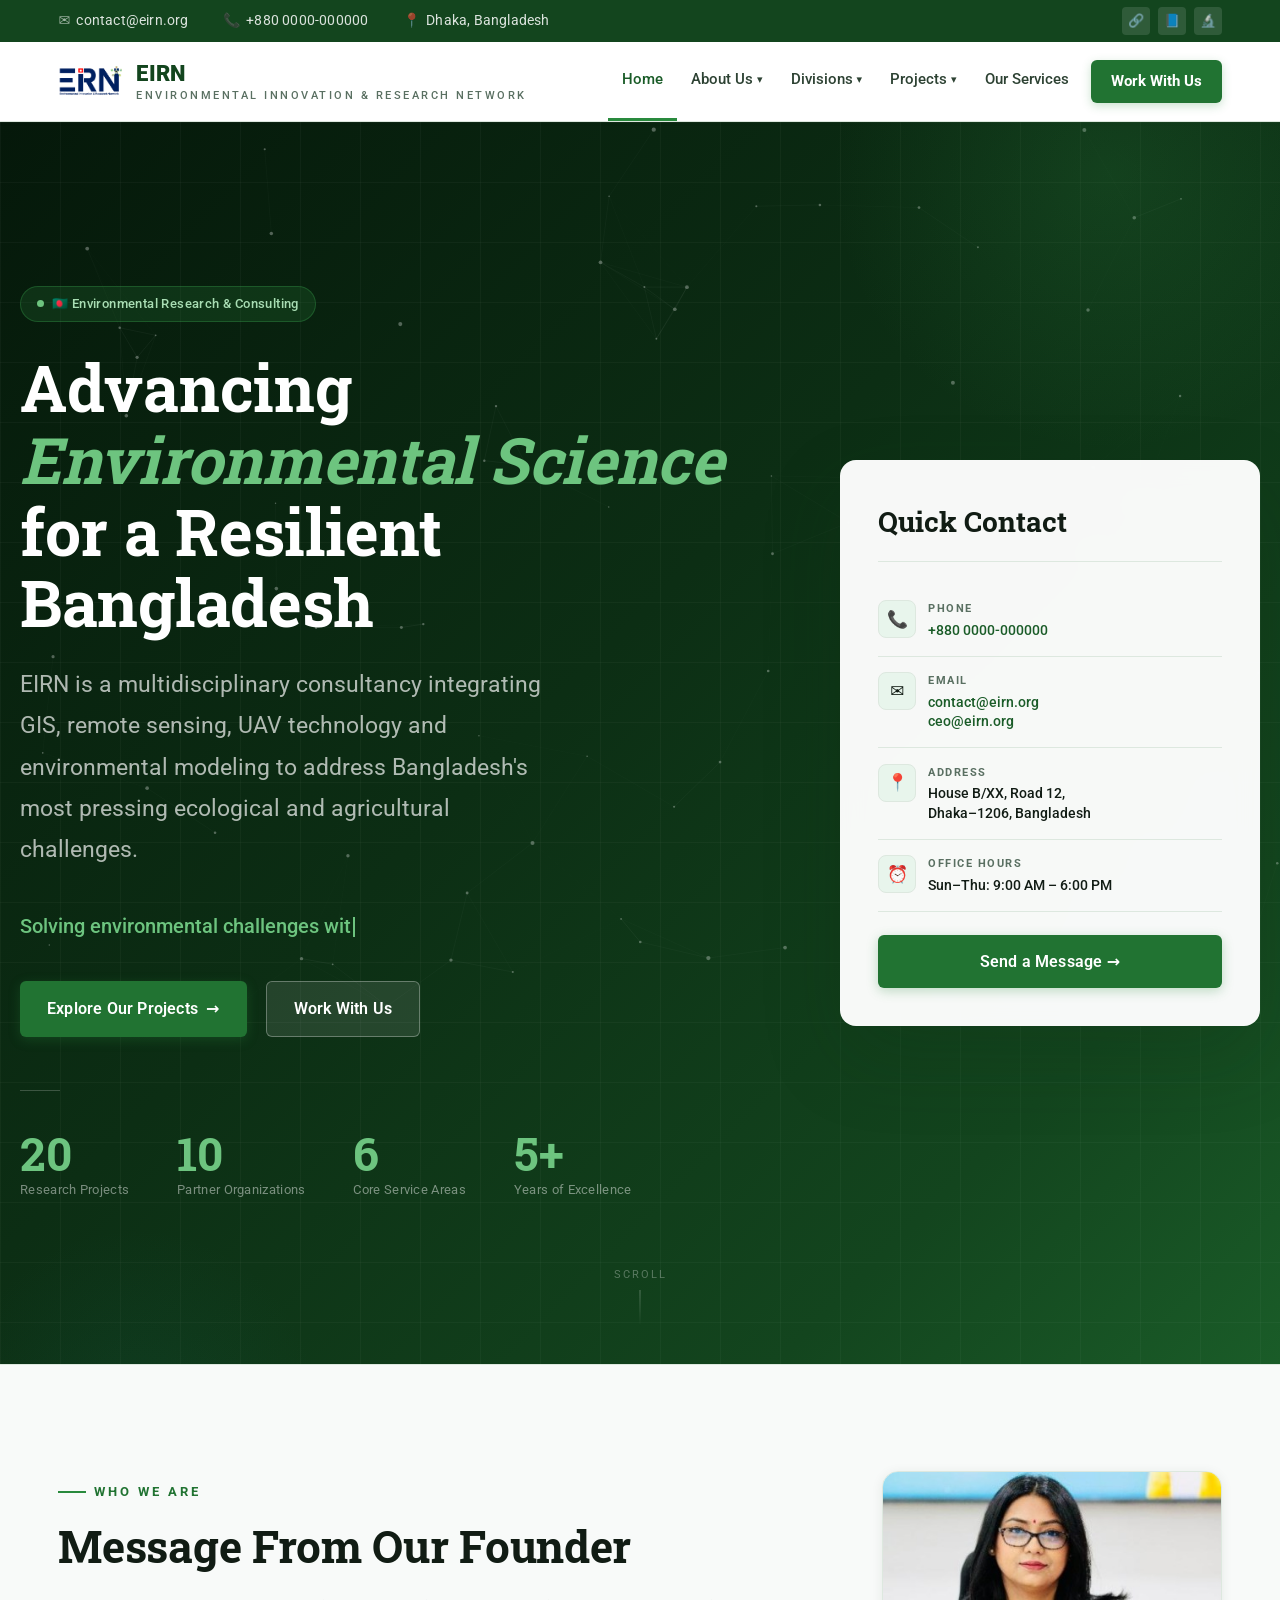
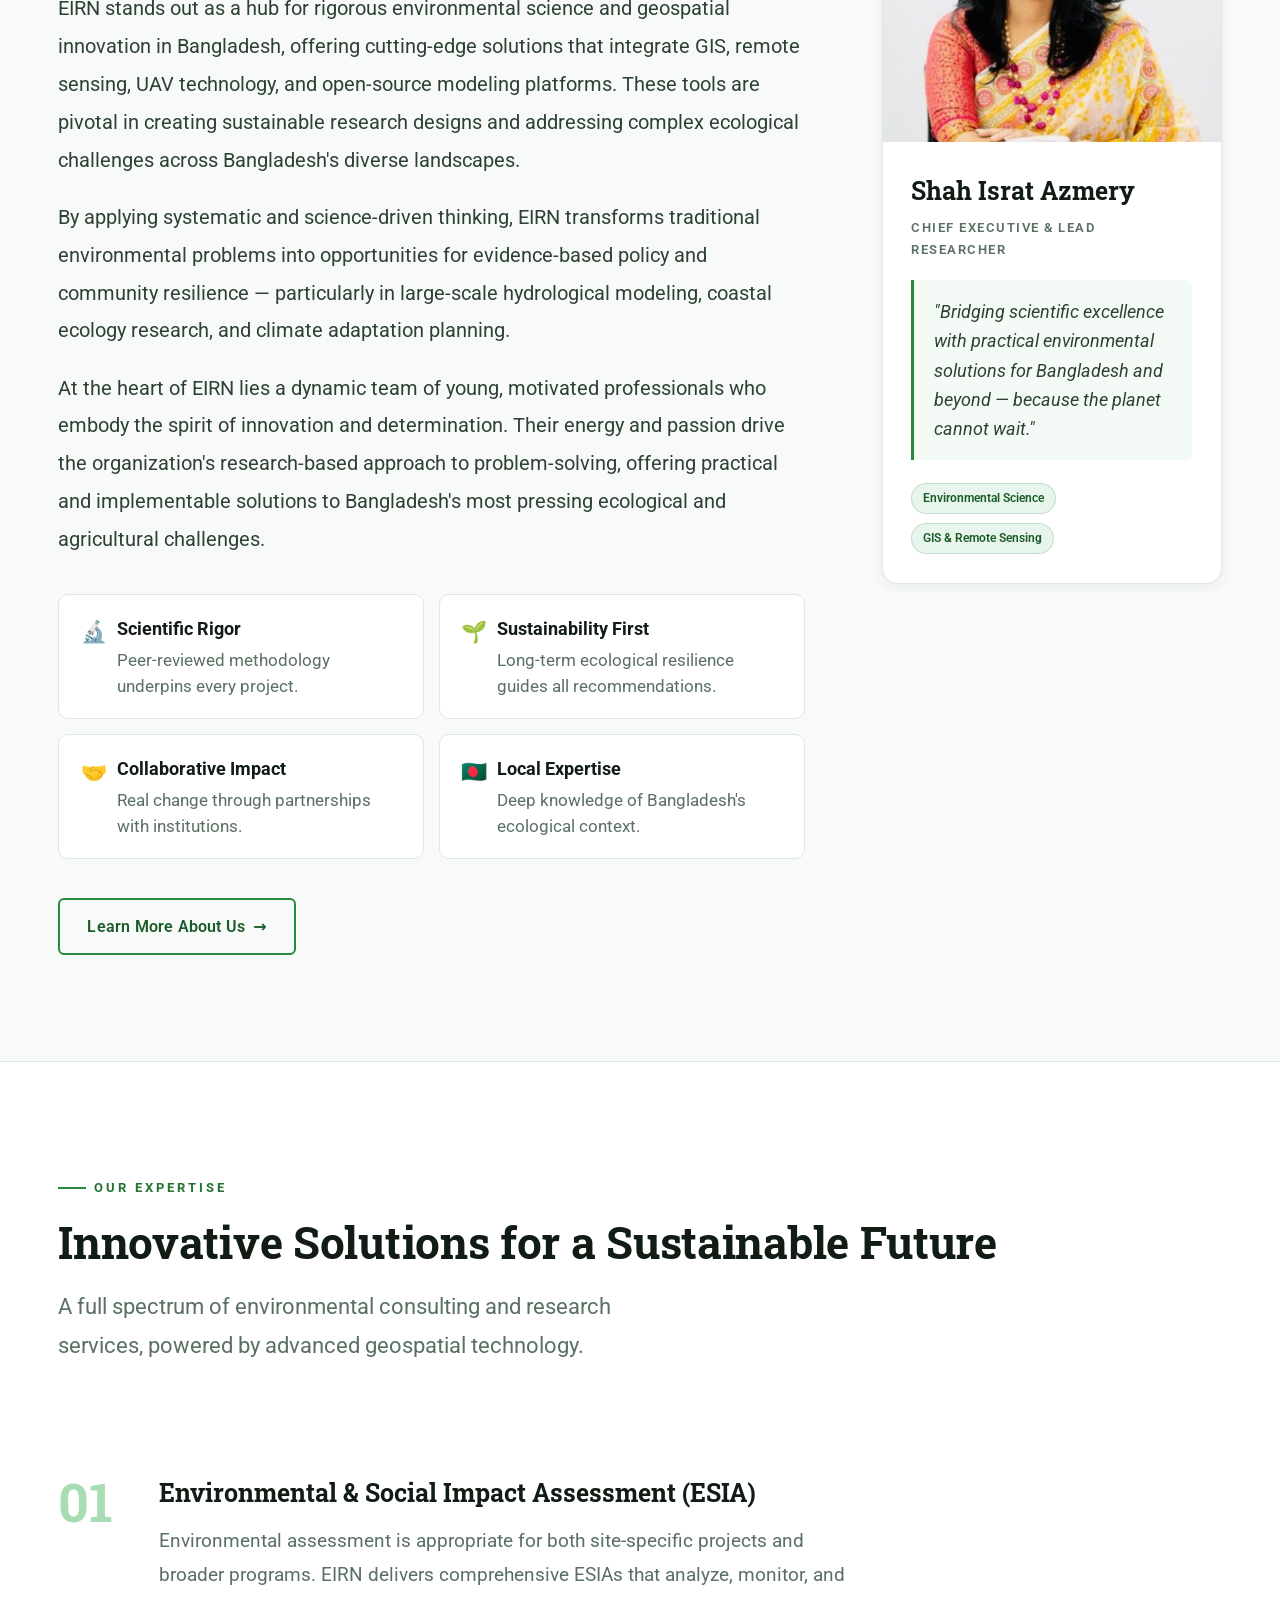
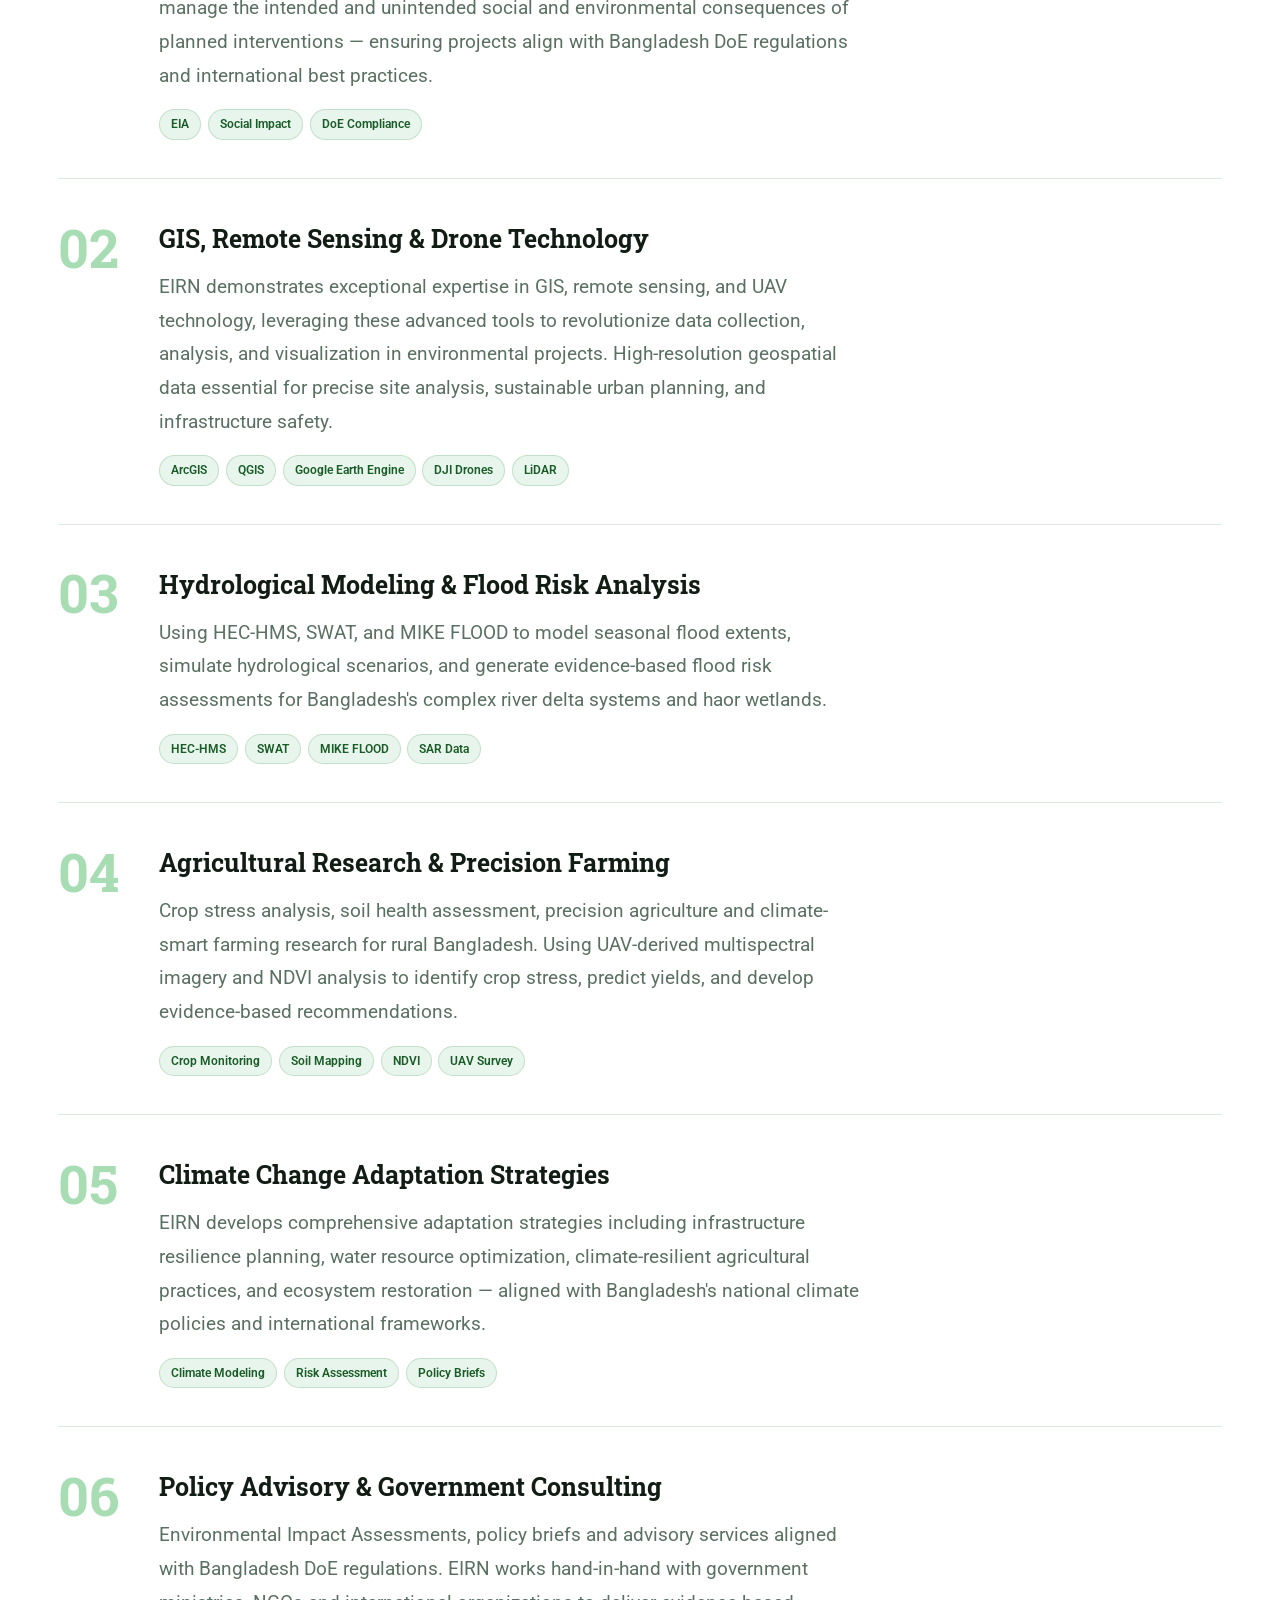
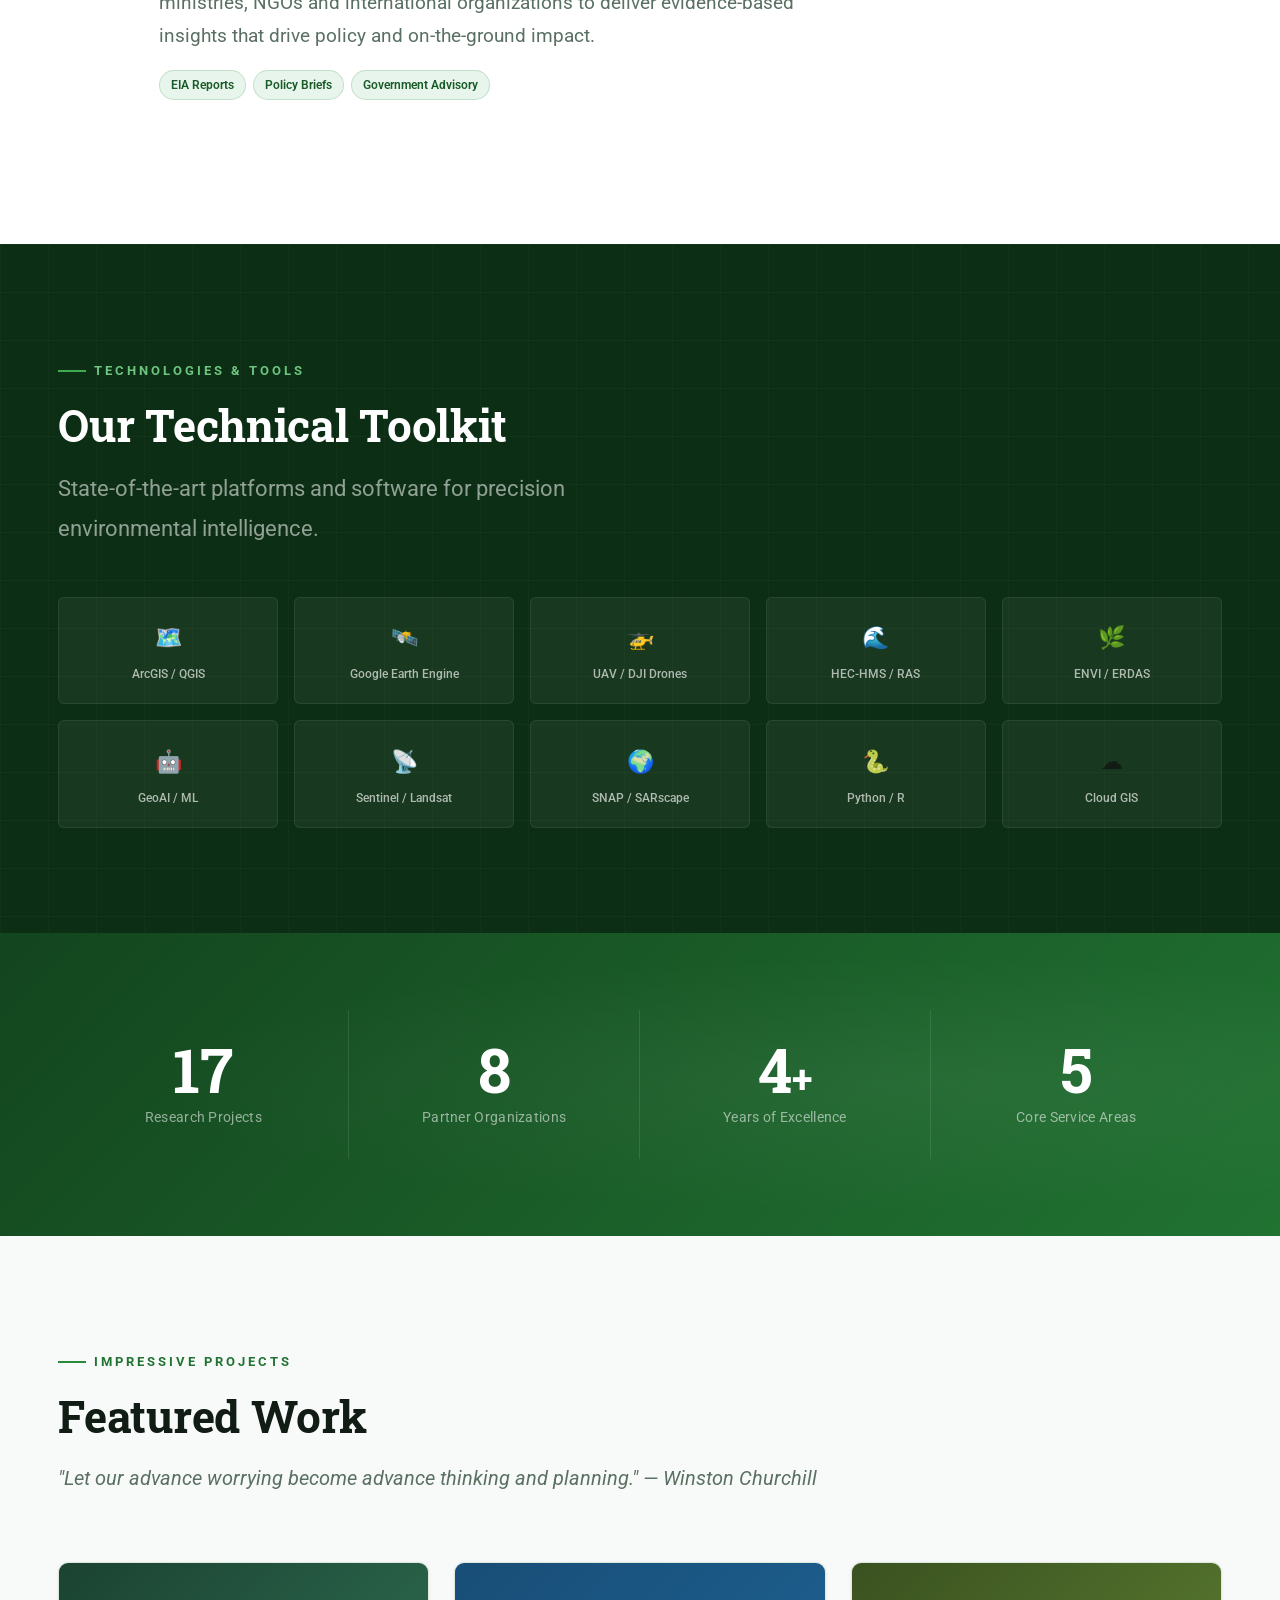
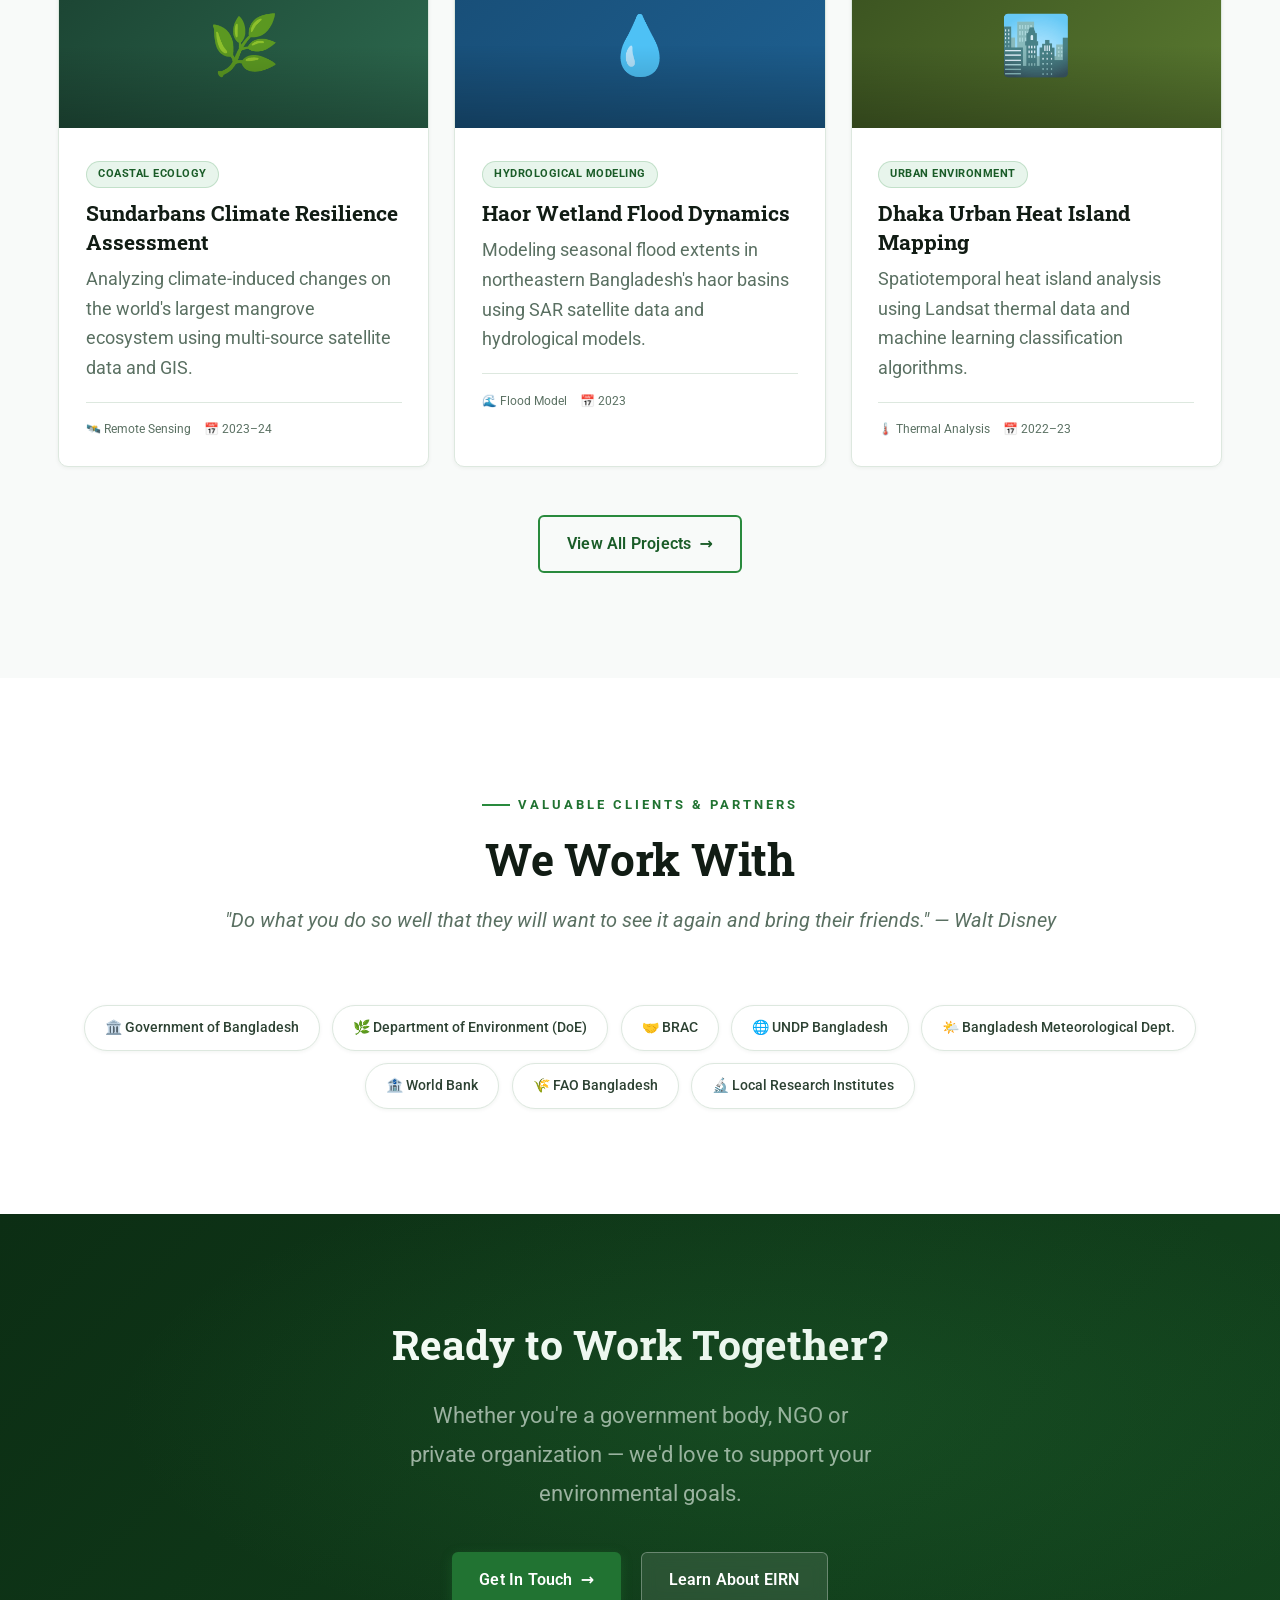
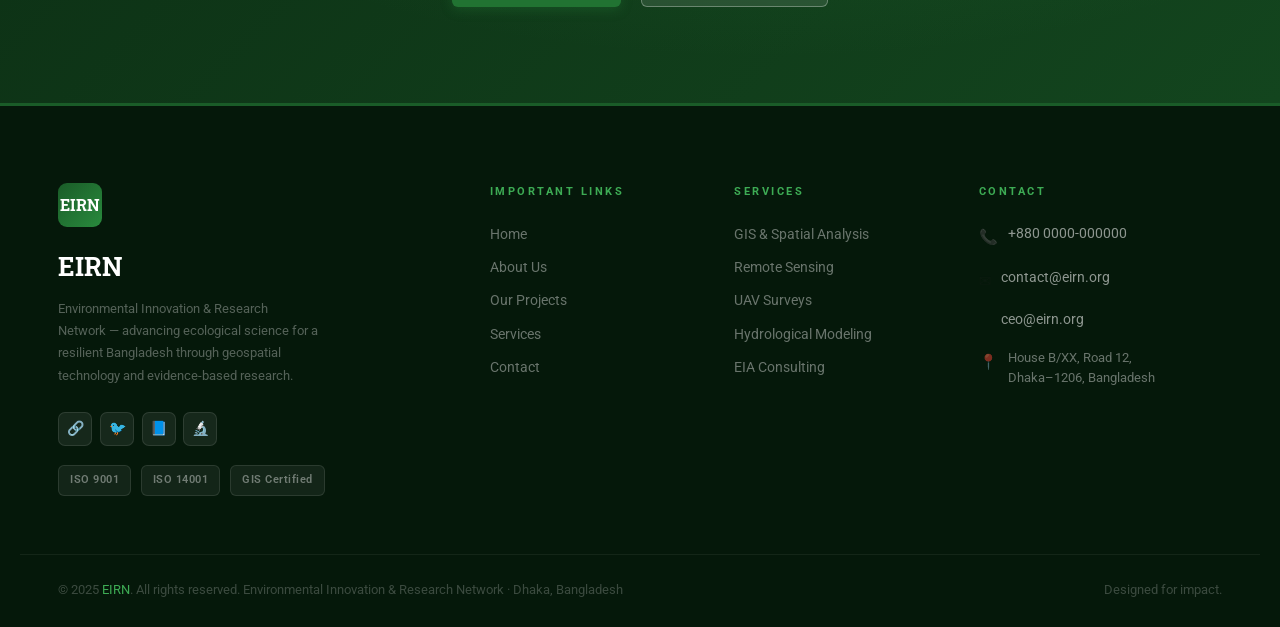
<file: index.html>
<!DOCTYPE html>
<html lang="en">
<head>
<meta charset="UTF-8"/>
<meta name="viewport" content="width=device-width,initial-scale=1"/>
<title>EIRN | Environmental Innovation & Research Network</title>
<meta name="description" content="Bangladesh-based environmental consultancy using GIS, remote sensing, UAV technology and environmental modeling."/>
<link rel="preconnect" href="https://fonts.googleapis.com"/>
<link rel="preconnect" href="https://fonts.gstatic.com" crossorigin/>
<link rel="stylesheet" href="style.css"/>
<style>
.hero-type-cursor{display:inline-block;width:2px;height:1em;background:var(--g200);margin-left:2px;vertical-align:middle;animation:blink .8s step-end infinite}
@keyframes blink{50%{opacity:0}}
.hero-scroll{position:absolute;bottom:2rem;left:50%;transform:translateX(-50%);display:flex;flex-direction:column;align-items:center;gap:5px;color:rgba(255,255,255,.3);font-family:var(--ff-b);font-size:11px;letter-spacing:2px;text-transform:uppercase;z-index:2}
.hero-scroll-line{width:1px;height:36px;background:linear-gradient(to bottom,rgba(255,255,255,.3),transparent);animation:scrollPulse 2s ease-in-out infinite}
@keyframes scrollPulse{0%,100%{opacity:.4;transform:scaleY(1)}50%{opacity:.8;transform:scaleY(1.15)}}
@media(max-width:600px){.hero-scroll{display:none}}
</style>
</head>
<body>

<!-- TOP BAR -->
<div class="topbar">
  <div class="topbar-in">
    <div class="topbar-contact">
      <a href="mailto:contact@eirn.org"><span class="tbi">✉</span> contact@eirn.org</a>
      <a href="tel:+880000000000"><span class="tbi">📞</span> +880 0000-000000</a>
      <a href="#"><span class="tbi">📍</span> Dhaka, Bangladesh</a>
    </div>
    <div class="topbar-social">
      <a href="#" title="LinkedIn">🔗</a>
      <a href="#" title="Facebook">📘</a>
      <a href="#" title="ResearchGate">🔬</a>
    </div>
  </div>
</div>

<!-- NAV -->
<nav>
  <div class="nav-in">
    <a class="nav-brand" href="index.html">
      <div class="nav-logo">
        <img src="images/logo.png" alt="EIRN Logo" loading="lazy"
             onerror="this.style.display='none';this.parentElement.innerHTML='<span class=nav-logo-fb>EIRN</span>'"/>
      </div>
      <div class="nav-brand-text">
        <span class="nav-nm-m">EIRN</span>
        <span class="nav-nm-s">Environmental Innovation &amp; Research Network</span>
      </div>
    </a>
    <button class="nav-tog" aria-label="Menu" aria-expanded="false"><span></span><span></span><span></span></button>
    <ul class="nav-menu">
      <li><a href="index.html" class="active">Home</a></li>
      <li>
        <a href="about.html">About Us <span class="chev">▾</span></a>
        <div class="dropdown">
          <a href="about.html">The Organization</a>
          <a href="about.html#mission">Mission &amp; Vision</a>
          <a href="about.html#team">Meet the Team</a>
          <a href="about.html#partners-sec">Our Partners</a>
          <a href="contact.html">Contact Us</a>
        </div>
      </li>
      <li>
        <a href="projects.html">Divisions <span class="chev">▾</span></a>
        <div class="dropdown">
          <a href="projects.html">Environment</a>
          <a href="projects.html">Hydrology</a>
          <a href="projects.html">Urban Environment</a>
          <a href="projects.html">Agriculture</a>
          <a href="projects.html">GIS &amp; Remote Sensing</a>
        </div>
      </li>
      <li>
        <a href="projects.html">Projects <span class="chev">▾</span></a>
        <div class="dropdown">
          <a href="projects.html">Ongoing Projects</a>
          <a href="projects.html">Completed Projects</a>
        </div>
      </li>
      <li><a href="about.html#services-detail">Our Services</a></li>
      <li><a href="contact.html" class="ncta">Work With Us</a></li>
    </ul>
  </div>
</nav>

<!-- HERO -->
<section class="hero">
  <canvas id="hero-canvas"></canvas>
  <div class="hero-pattern"></div>
  <div class="hero-glow"></div>
  <div class="hero-glow2"></div>
  <div class="container hero-in">
    <div>
      <div class="hero-badge" style="animation:fadeHero .6s ease both .1s;opacity:0">🇧🇩 Environmental Research &amp; Consulting</div>
      <h1 style="animation:fadeHero .7s ease both .25s;opacity:0">Advancing <em>Environmental Science</em> for a Resilient Bangladesh</h1>
      <p class="hero-sub" style="animation:fadeHero .7s ease both .4s;opacity:0">EIRN is a multidisciplinary consultancy integrating GIS, remote sensing, UAV technology and environmental modeling to address Bangladesh's most pressing ecological and agricultural challenges.</p>
      <p style="font-size:1.05rem;color:var(--g200);font-weight:500;margin-bottom:2rem;min-height:1.6em;animation:fadeHero .7s ease both .52s;opacity:0;font-family:var(--ff-b)">
        <span id="hero-type-el"></span><span class="hero-type-cursor"></span>
      </p>
      <div class="hero-btns" style="animation:fadeHero .7s ease both .64s;opacity:0">
        <a href="projects.html" class="btn btn-p">Explore Our Projects <span class="arr">→</span></a>
        <a href="contact.html" class="btn btn-w">Work With Us</a>
      </div>
      <div class="hero-divider" style="animation:fadeHero .7s ease both .76s;opacity:0"></div>
      <div class="hero-stats" style="animation:fadeHero .7s ease both .88s;opacity:0">
        <div><span class="h-stat-n counter" data-target="20" data-suffix="+">20+</span><div class="h-stat-l">Research Projects</div></div>
        <div><span class="h-stat-n counter" data-target="10" data-suffix="+">10+</span><div class="h-stat-l">Partner Organizations</div></div>
        <div><span class="h-stat-n counter" data-target="6">6</span><div class="h-stat-l">Core Service Areas</div></div>
        <div><span class="h-stat-n">5+</span><div class="h-stat-l">Years of Excellence</div></div>
      </div>
    </div>
    <div class="hero-card" style="animation:fadeHero .8s ease both .4s;opacity:0">
      <div class="hero-card-title">Quick Contact</div>
      <div class="hc-item">
        <div class="hc-ico">📞</div>
        <div><div class="hc-label">Phone</div><div class="hc-val"><a href="tel:+880000000000">+880 0000-000000</a></div></div>
      </div>
      <div class="hc-item">
        <div class="hc-ico">✉️</div>
        <div><div class="hc-label">Email</div><div class="hc-val"><a href="mailto:contact@eirn.org">contact@eirn.org</a><br><a href="mailto:ceo@eirn.org">ceo@eirn.org</a></div></div>
      </div>
      <div class="hc-item">
        <div class="hc-ico">📍</div>
        <div><div class="hc-label">Address</div><div class="hc-val">House B/XX, Road 12,<br>Dhaka–1206, Bangladesh</div></div>
      </div>
      <div class="hc-item">
        <div class="hc-ico">⏰</div>
        <div><div class="hc-label">Office Hours</div><div class="hc-val">Sun–Thu: 9:00 AM – 6:00 PM</div></div>
      </div>
      <div class="hero-card-cta">
        <a href="contact.html" class="btn btn-p" style="width:100%;justify-content:center">Send a Message →</a>
      </div>
    </div>
  </div>
  <div class="hero-scroll">Scroll<div class="hero-scroll-line"></div></div>
</section>

<!-- WHO WE ARE -->
<section class="about-strip">
  <div class="container">
    <div class="about-grid">
      <div class="rv-l">
        <div class="sec-label">Who We Are</div>
        <h2 class="sec-title">Message From Our Founder</h2>
        <div class="about-text">
          <p>EIRN stands out as a hub for rigorous environmental science and geospatial innovation in Bangladesh, offering cutting-edge solutions that integrate GIS, remote sensing, UAV technology, and open-source modeling platforms. These tools are pivotal in creating sustainable research designs and addressing complex ecological challenges across Bangladesh's diverse landscapes.</p>
          <p>By applying systematic and science-driven thinking, EIRN transforms traditional environmental problems into opportunities for evidence-based policy and community resilience — particularly in large-scale hydrological modeling, coastal ecology research, and climate adaptation planning.</p>
          <p>At the heart of EIRN lies a dynamic team of young, motivated professionals who embody the spirit of innovation and determination. Their energy and passion drive the organization's research-based approach to problem-solving, offering practical and implementable solutions to Bangladesh's most pressing ecological and agricultural challenges.</p>
        </div>
        <div class="val-grid" style="margin-top:1.8rem">
          <div class="val-item"><div class="val-ico">🔬</div><div><div class="val-t">Scientific Rigor</div><div class="val-d">Peer-reviewed methodology underpins every project.</div></div></div>
          <div class="val-item"><div class="val-ico">🌱</div><div><div class="val-t">Sustainability First</div><div class="val-d">Long-term ecological resilience guides all recommendations.</div></div></div>
          <div class="val-item"><div class="val-ico">🤝</div><div><div class="val-t">Collaborative Impact</div><div class="val-d">Real change through partnerships with institutions.</div></div></div>
          <div class="val-item"><div class="val-ico">🇧🇩</div><div><div class="val-t">Local Expertise</div><div class="val-d">Deep knowledge of Bangladesh's ecological context.</div></div></div>
        </div>
        <a href="about.html" class="btn btn-o" style="margin-top:2rem">Learn More About Us <span class="arr">→</span></a>
      </div>
      <div class="rv-r">
        <div class="ceo-card">
          <div class="ceo-img">
            <img src="images/founder.jpg" alt="Founder EIRN" loading="lazy" onerror="this.style.display='none';this.parentElement.innerHTML='<div class=ceo-img-fallback>👩‍🔬</div>'"/>
          </div>
          <div class="ceo-body">
            <div class="ceo-name">Shah Israt Azmery</div>
            <div class="ceo-role">CHIEF EXECUTIVE &amp; Lead Researcher</div>
            <div class="ceo-quote">"Bridging scientific excellence with practical environmental solutions for Bangladesh and beyond — because the planet cannot wait."</div>
            <div style="display:flex;gap:.5rem;margin-top:1.2rem;flex-wrap:wrap">
              <span class="sv-tag">Environmental Science</span>
              <span class="sv-tag">GIS &amp; Remote Sensing</span>
            </div>
          </div>
        </div>
      </div>
    </div>
  </div>
</section>

<!-- OUR EXPERTISE -->
<section class="services-section">
  <div class="container">
    <div class="sec-head rv">
      <div class="sec-label">Our Expertise</div>
      <h2 class="sec-title">Innovative Solutions for a Sustainable Future</h2>
      <p class="sec-sub">A full spectrum of environmental consulting and research services, powered by advanced geospatial technology.</p>
    </div>
    <div class="sv-list stag">
      <div class="sv-item"><div class="sv-num">01</div><div><div class="sv-title">Environmental &amp; Social Impact Assessment (ESIA)</div><p class="sv-desc">Environmental assessment is appropriate for both site-specific projects and broader programs. EIRN delivers comprehensive ESIAs that analyze, monitor, and manage the intended and unintended social and environmental consequences of planned interventions — ensuring projects align with Bangladesh DoE regulations and international best practices.</p><div class="sv-tags"><span class="sv-tag">EIA</span><span class="sv-tag">Social Impact</span><span class="sv-tag">DoE Compliance</span></div></div></div>
      <div class="sv-item"><div class="sv-num">02</div><div><div class="sv-title">GIS, Remote Sensing &amp; Drone Technology</div><p class="sv-desc">EIRN demonstrates exceptional expertise in GIS, remote sensing, and UAV technology, leveraging these advanced tools to revolutionize data collection, analysis, and visualization in environmental projects. High-resolution geospatial data essential for precise site analysis, sustainable urban planning, and infrastructure safety.</p><div class="sv-tags"><span class="sv-tag">ArcGIS</span><span class="sv-tag">QGIS</span><span class="sv-tag">Google Earth Engine</span><span class="sv-tag">DJI Drones</span><span class="sv-tag">LiDAR</span></div></div></div>
      <div class="sv-item"><div class="sv-num">03</div><div><div class="sv-title">Hydrological Modeling &amp; Flood Risk Analysis</div><p class="sv-desc">Using HEC-HMS, SWAT, and MIKE FLOOD to model seasonal flood extents, simulate hydrological scenarios, and generate evidence-based flood risk assessments for Bangladesh's complex river delta systems and haor wetlands.</p><div class="sv-tags"><span class="sv-tag">HEC-HMS</span><span class="sv-tag">SWAT</span><span class="sv-tag">MIKE FLOOD</span><span class="sv-tag">SAR Data</span></div></div></div>
      <div class="sv-item"><div class="sv-num">04</div><div><div class="sv-title">Agricultural Research &amp; Precision Farming</div><p class="sv-desc">Crop stress analysis, soil health assessment, precision agriculture and climate-smart farming research for rural Bangladesh. Using UAV-derived multispectral imagery and NDVI analysis to identify crop stress, predict yields, and develop evidence-based recommendations.</p><div class="sv-tags"><span class="sv-tag">Crop Monitoring</span><span class="sv-tag">Soil Mapping</span><span class="sv-tag">NDVI</span><span class="sv-tag">UAV Survey</span></div></div></div>
      <div class="sv-item"><div class="sv-num">05</div><div><div class="sv-title">Climate Change Adaptation Strategies</div><p class="sv-desc">EIRN develops comprehensive adaptation strategies including infrastructure resilience planning, water resource optimization, climate-resilient agricultural practices, and ecosystem restoration — aligned with Bangladesh's national climate policies and international frameworks.</p><div class="sv-tags"><span class="sv-tag">Climate Modeling</span><span class="sv-tag">Risk Assessment</span><span class="sv-tag">Policy Briefs</span></div></div></div>
      <div class="sv-item"><div class="sv-num">06</div><div><div class="sv-title">Policy Advisory &amp; Government Consulting</div><p class="sv-desc">Environmental Impact Assessments, policy briefs and advisory services aligned with Bangladesh DoE regulations. EIRN works hand-in-hand with government ministries, NGOs and international organizations to deliver evidence-based insights that drive policy and on-the-ground impact.</p><div class="sv-tags"><span class="sv-tag">EIA Reports</span><span class="sv-tag">Policy Briefs</span><span class="sv-tag">Government Advisory</span></div></div></div>
    </div>
  </div>
</section>

<!-- TOOLS -->
<section class="tools-section">
  <div class="container">
    <div class="rv">
      <div class="sec-label">Technologies &amp; Tools</div>
      <h2 class="sec-title">Our Technical Toolkit</h2>
      <p class="sec-sub">State-of-the-art platforms and software for precision environmental intelligence.</p>
    </div>
    <div class="tools-grid stag">
      <div class="tc"><div class="tc-ico">🗺️</div><div class="tc-n">ArcGIS / QGIS</div></div>
      <div class="tc"><div class="tc-ico">🛰️</div><div class="tc-n">Google Earth Engine</div></div>
      <div class="tc"><div class="tc-ico">🚁</div><div class="tc-n">UAV / DJI Drones</div></div>
      <div class="tc"><div class="tc-ico">🌊</div><div class="tc-n">HEC-HMS / RAS</div></div>
      <div class="tc"><div class="tc-ico">🌿</div><div class="tc-n">ENVI / ERDAS</div></div>
      <div class="tc"><div class="tc-ico">🤖</div><div class="tc-n">GeoAI / ML</div></div>
      <div class="tc"><div class="tc-ico">📡</div><div class="tc-n">Sentinel / Landsat</div></div>
      <div class="tc"><div class="tc-ico">🌍</div><div class="tc-n">SNAP / SARscape</div></div>
      <div class="tc"><div class="tc-ico">🐍</div><div class="tc-n">Python / R</div></div>
      <div class="tc"><div class="tc-ico">☁️</div><div class="tc-n">Cloud GIS</div></div>
    </div>
  </div>
</section>

<!-- STATS -->
<div class="stats-band">
  <div class="container stats-inner stag">
    <div class="sb-item"><span class="sb-n"><span class="counter" data-target="20" data-suffix="+">20</span></span><div class="sb-l">Research Projects</div></div>
    <div class="sb-item"><span class="sb-n"><span class="counter" data-target="10" data-suffix="+">10</span></span><div class="sb-l">Partner Organizations</div></div>
    <div class="sb-item"><span class="sb-n"><span class="counter" data-target="5">5</span><span style="font-size:2rem">+</span></span><div class="sb-l">Years of Excellence</div></div>
    <div class="sb-item"><span class="sb-n"><span class="counter" data-target="6">6</span></span><div class="sb-l">Core Service Areas</div></div>
  </div>
</div>

<!-- PROJECTS -->
<section class="projects-section">
  <div class="container">
    <div class="sec-head rv">
      <div class="sec-label">Impressive Projects</div>
      <h2 class="sec-title">Featured Work</h2>
      <p class="sec-quote">"Let our advance worrying become advance thinking and planning." — Winston Churchill</p>
    </div>
    <div class="pj-grid stag">
      <div class="pj-card"><div class="pj-img" style="background:linear-gradient(135deg,#1B4332,#2D6A4F)">🌿</div><div class="pj-body"><div class="pj-tag">Coastal Ecology</div><div class="pj-title">Sundarbans Climate Resilience Assessment</div><p class="pj-desc">Analyzing climate-induced changes on the world's largest mangrove ecosystem using multi-source satellite data and GIS.</p><div class="pj-meta"><span>🛰️ Remote Sensing</span><span>📅 2023–24</span></div></div></div>
      <div class="pj-card"><div class="pj-img" style="background:linear-gradient(135deg,#184E77,#1E6091)">💧</div><div class="pj-body"><div class="pj-tag">Hydrological Modeling</div><div class="pj-title">Haor Wetland Flood Dynamics</div><p class="pj-desc">Modeling seasonal flood extents in northeastern Bangladesh's haor basins using SAR satellite data and hydrological models.</p><div class="pj-meta"><span>🌊 Flood Model</span><span>📅 2023</span></div></div></div>
      <div class="pj-card"><div class="pj-img" style="background:linear-gradient(135deg,#3a5220,#5a7a30)">🏙️</div><div class="pj-body"><div class="pj-tag">Urban Environment</div><div class="pj-title">Dhaka Urban Heat Island Mapping</div><p class="pj-desc">Spatiotemporal heat island analysis using Landsat thermal data and machine learning classification algorithms.</p><div class="pj-meta"><span>🌡️ Thermal Analysis</span><span>📅 2022–23</span></div></div></div>
    </div>
    <div style="text-align:center;margin-top:2.5rem" class="rv">
      <a href="projects.html" class="btn btn-o">View All Projects <span class="arr">→</span></a>
    </div>
  </div>
</section>

<!-- PARTNERS -->
<section class="partners-section">
  <div class="container">
    <div class="sec-head rv" style="text-align:center">
      <div class="sec-label" style="justify-content:center">Valuable Clients &amp; Partners</div>
      <h2 class="sec-title">We Work With</h2>
      <p class="sec-quote" style="text-align:center">"Do what you do so well that they will want to see it again and bring their friends." — Walt Disney</p>
    </div>
    <div class="pills-row rv">
      <div class="pill">🏛️ Government of Bangladesh</div>
      <div class="pill">🌿 Department of Environment (DoE)</div>
      <div class="pill">🤝 BRAC</div>
      <div class="pill">🌐 UNDP Bangladesh</div>
      <div class="pill">🌤️ Bangladesh Meteorological Dept.</div>
      <div class="pill">🏦 World Bank</div>
      <div class="pill">🌾 FAO Bangladesh</div>
      <div class="pill">🔬 Local Research Institutes</div>
    </div>
  </div>
</section>

<!-- CTA -->
<div class="cta-band">
  <div class="container rv">
    <h2>Ready to Work Together?</h2>
    <p>Whether you're a government body, NGO or private organization — we'd love to support your environmental goals.</p>
    <div class="cta-acts">
      <a href="contact.html" class="btn btn-p">Get In Touch <span class="arr">→</span></a>
      <a href="about.html" class="btn btn-w">Learn About EIRN</a>
    </div>
  </div>
</div>

<!-- FOOTER -->
<footer>
  <div class="ft-grid">
    <div>
      <div class="ft-logo"><span style="font-family:var(--ff-d);color:#fff;font-size:16px;font-weight:700">EIRN</span></div>
      <div class="ft-nm">EIRN</div>
      <p class="ft-desc">Environmental Innovation &amp; Research Network — advancing ecological science for a resilient Bangladesh through geospatial technology and evidence-based research.</p>
      <div class="ft-soc"><a href="#" title="LinkedIn">🔗</a><a href="#" title="Twitter">🐦</a><a href="#" title="Facebook">📘</a><a href="#" title="ResearchGate">🔬</a></div>
      <div class="ft-certs"><span class="ft-cert">ISO 9001</span><span class="ft-cert">ISO 14001</span><span class="ft-cert">GIS Certified</span></div>
    </div>
    <div class="ft-col"><h4>Important Links</h4><ul><li><a href="index.html">Home</a></li><li><a href="about.html">About Us</a></li><li><a href="projects.html">Our Projects</a></li><li><a href="about.html#services-detail">Services</a></li><li><a href="contact.html">Contact</a></li></ul></div>
    <div class="ft-col"><h4>Services</h4><ul><li><a href="#">GIS &amp; Spatial Analysis</a></li><li><a href="#">Remote Sensing</a></li><li><a href="#">UAV Surveys</a></li><li><a href="#">Hydrological Modeling</a></li><li><a href="#">EIA Consulting</a></li></ul></div>
    <div class="ft-col"><h4>Contact</h4>
      <div class="ft-contact-item"><span class="ft-contact-ico">📞</span><div class="ft-contact-val"><a href="tel:+880000000000">+880 0000-000000</a></div></div>
      <div class="ft-contact-item"><span class="ft-contact-ico">✉</span><div class="ft-contact-val"><a href="mailto:contact@eirn.org">contact@eirn.org</a><br><a href="mailto:ceo@eirn.org">ceo@eirn.org</a></div></div>
      <div class="ft-contact-item"><span class="ft-contact-ico">📍</span><div class="ft-contact-val">House B/XX, Road 12,<br>Dhaka–1206, Bangladesh</div></div>
    </div>
  </div>
  <div class="ft-bot">
    <span>© 2025 <em>EIRN</em>. All rights reserved. Environmental Innovation &amp; Research Network · Dhaka, Bangladesh</span>
    <span>Designed for impact.</span>
  </div>
</footer>

<script src="script.js"></script>
<script>
initParticles(document.getElementById('hero-canvas'),{count:80,speed:.3,fullWindow:true});
typeText(document.getElementById('hero-type-el'),[
  'Solving environmental challenges with data.',
  'GIS · Remote Sensing · UAV · Modeling.',
  'Working with Government & NGOs in Bangladesh.',
  'From the Sundarbans to the Himalayas.',
]);
</script>
</body>
</html>
</file>
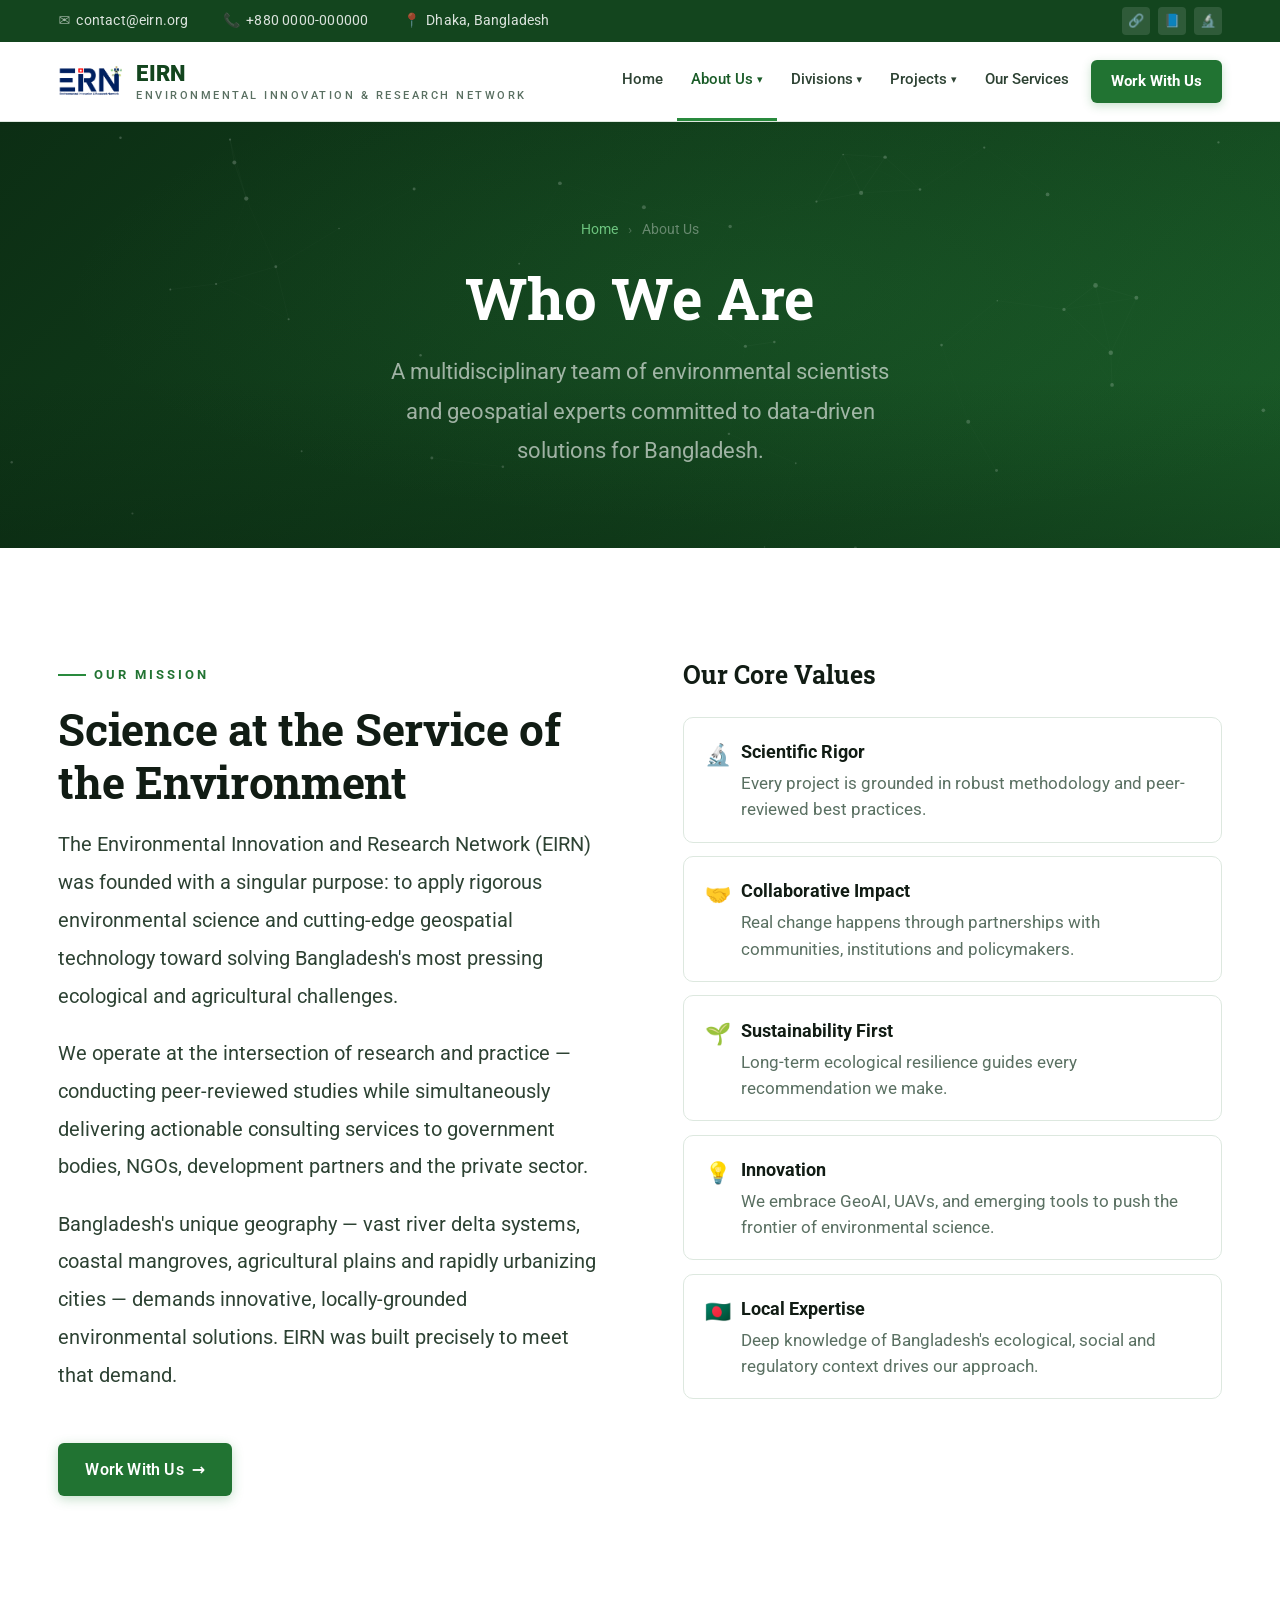
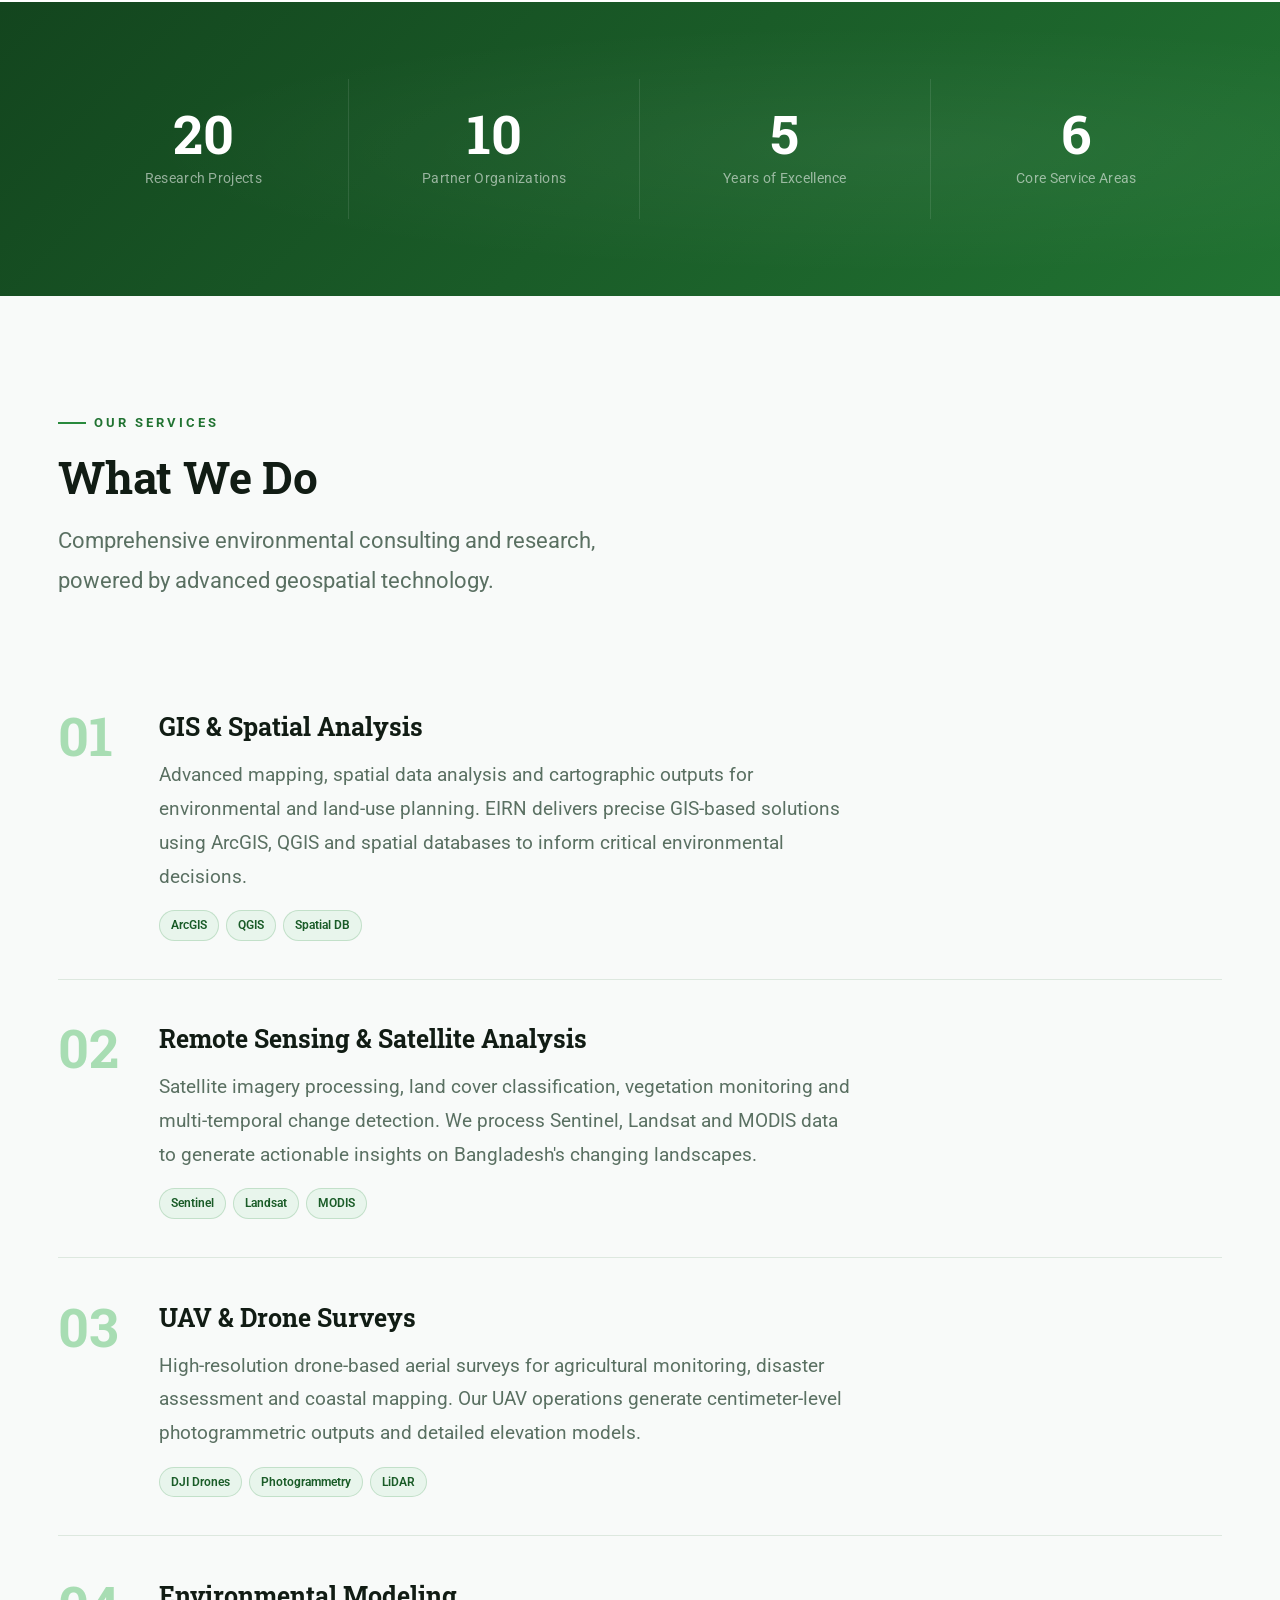
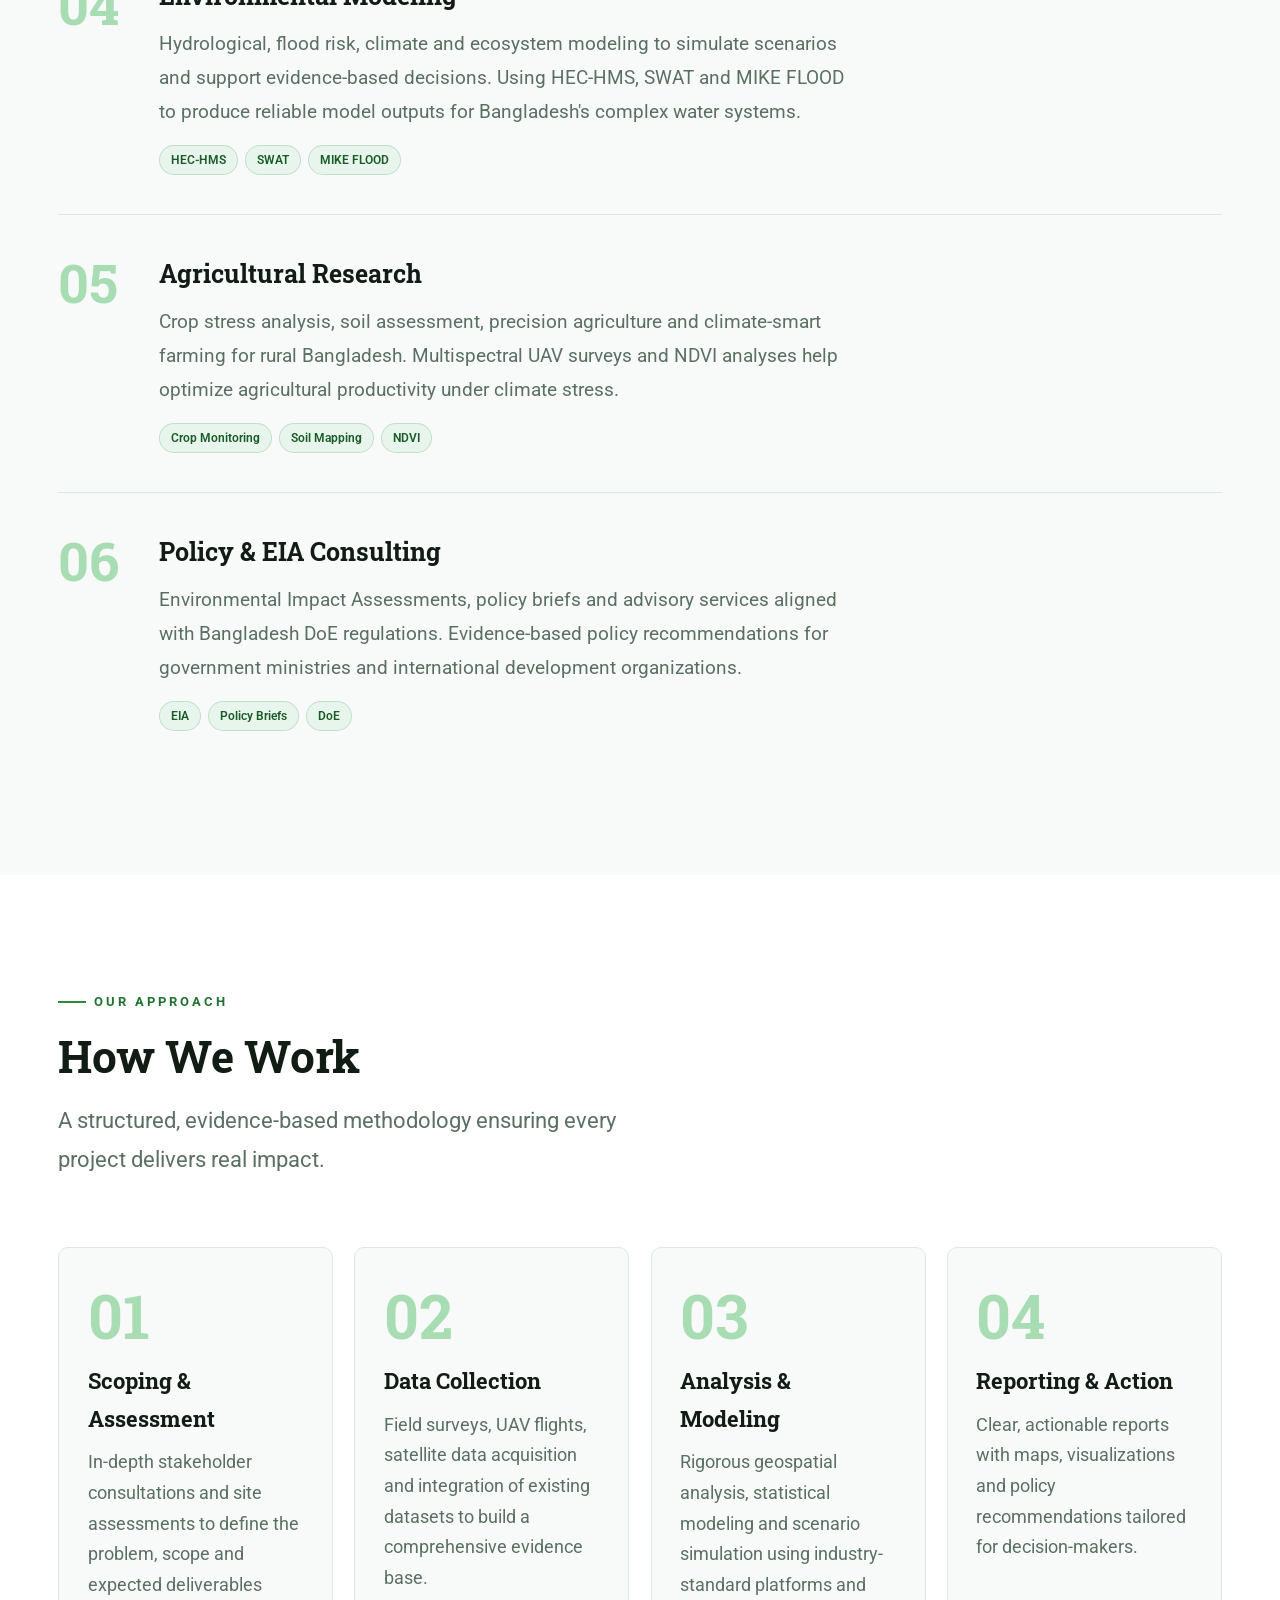
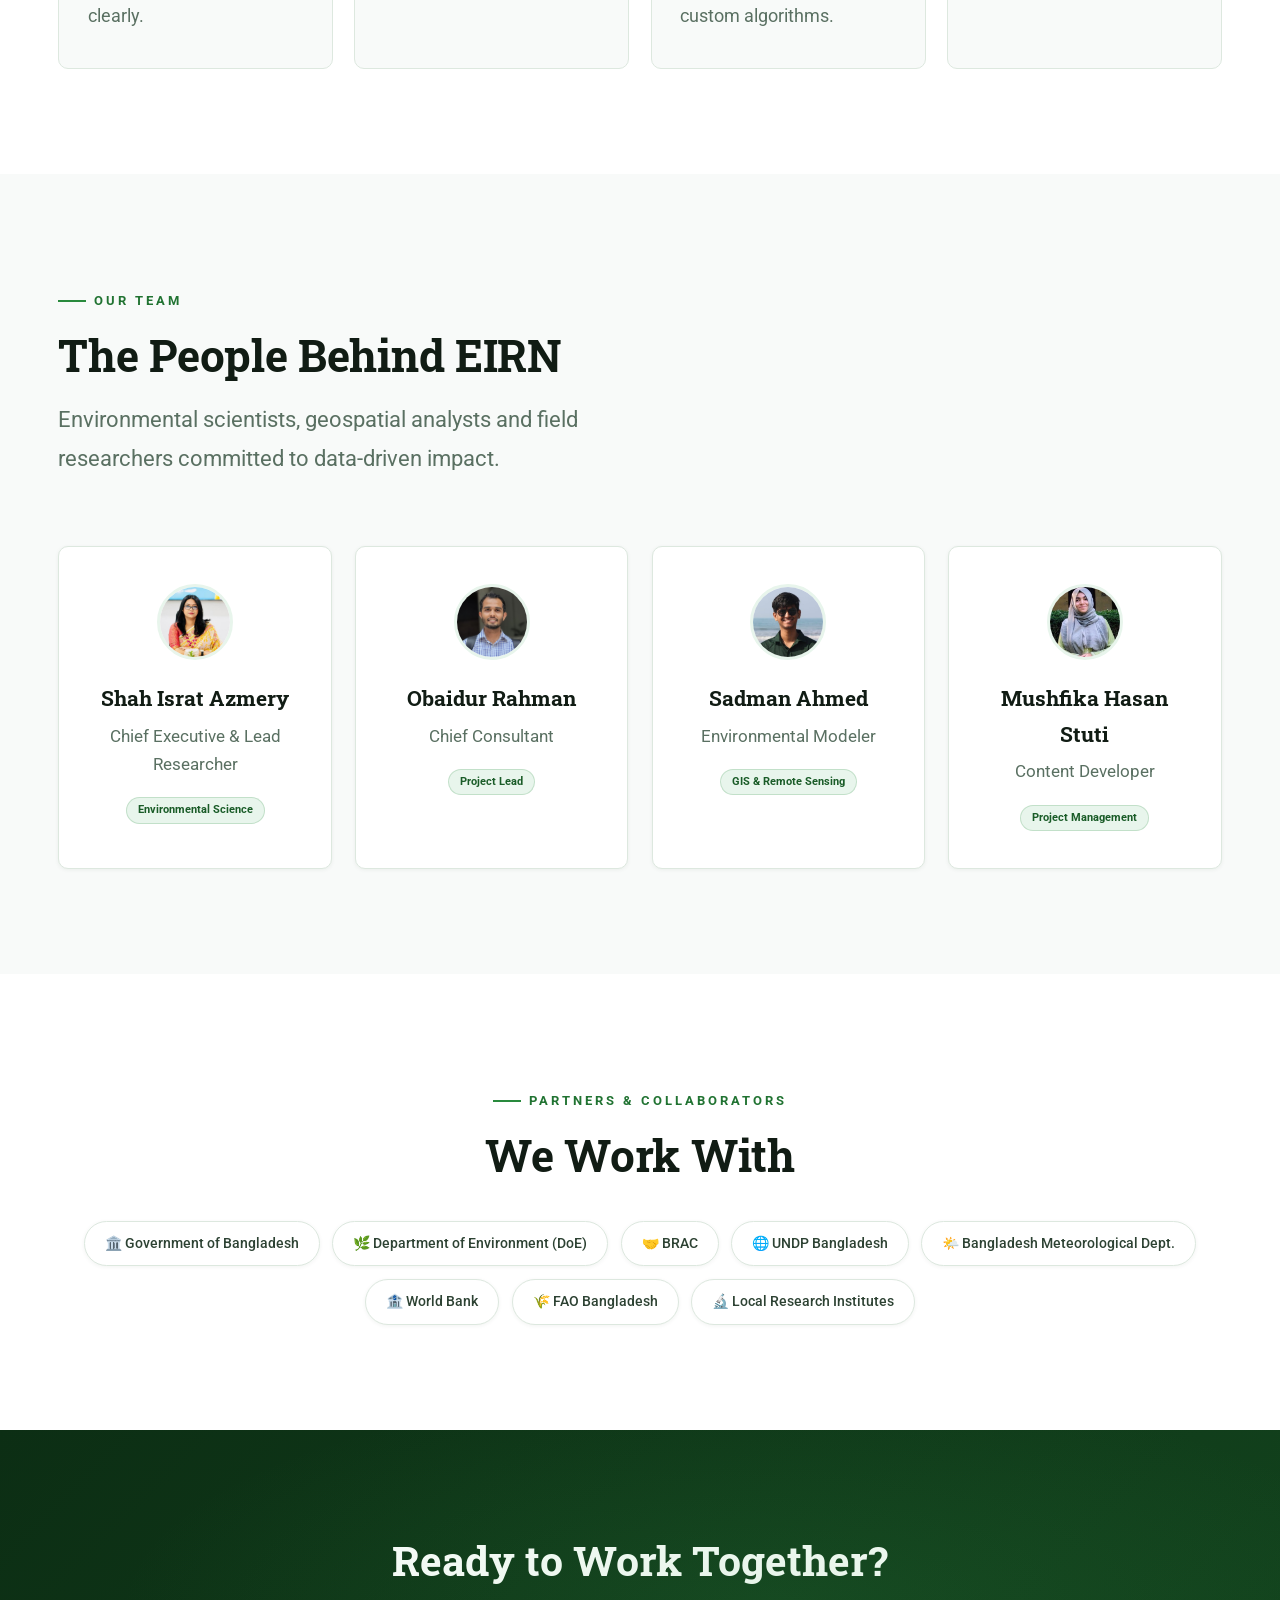
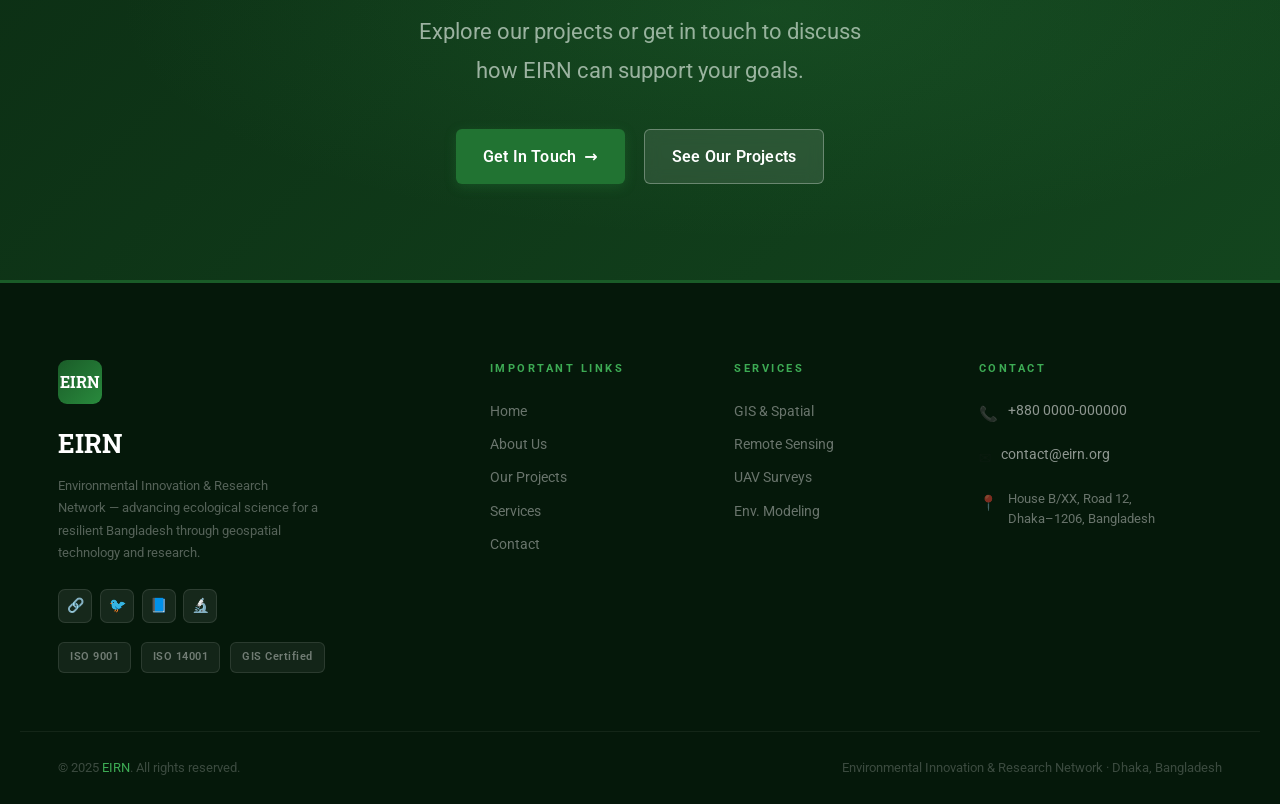
<file: about.html>
<!DOCTYPE html>
<html lang="en">
<head>
<meta charset="UTF-8"/><meta name="viewport" content="width=device-width,initial-scale=1"/>
<title>About | EIRN — Environmental Innovation & Research Network</title>
<meta name="description" content="Learn about EIRN's mission, team, values and approach to environmental research and consulting in Bangladesh."/>
<link rel="preconnect" href="https://fonts.googleapis.com"/>
<link rel="preconnect" href="https://fonts.gstatic.com" crossorigin/>
<link rel="stylesheet" href="style.css"/>
<style>
#mission{background:var(--white)}
.ms-grid{display:grid;grid-template-columns:1fr 1fr;gap:4.5rem;align-items:start}
#services-detail{background:var(--off)}
#approach{background:var(--white)}
.ap-grid{display:grid;grid-template-columns:repeat(4,1fr);gap:1.1rem}
#team{background:var(--off)}
.team-grid{display:grid;grid-template-columns:repeat(4,1fr);gap:1.2rem}
#partners-sec{background:var(--white);text-align:center}
.stats-band{background:linear-gradient(135deg,var(--g700) 0%,var(--g600) 50%,var(--g500) 100%);padding:4rem 0;position:relative;overflow:hidden}
.stats-inner{display:grid;grid-template-columns:repeat(4,1fr);position:relative;z-index:1}
.sb-item{text-align:center;padding:1.5rem 1rem;border-right:1px solid rgba(255,255,255,.1);transition:background .2s}
.sb-item:last-child{border:none}
.sb-item:hover{background:rgba(255,255,255,.04)}
.sb-n{font-family:var(--ff-d);font-size:2.8rem;font-weight:700;color:#fff;line-height:1;display:block;margin-bottom:.3rem}
.sb-l{font-family:var(--ff-b);font-size:14px;color:rgba(255,255,255,.55)}
@media(max-width:900px){.ms-grid{grid-template-columns:1fr}.ap-grid{grid-template-columns:1fr 1fr}.team-grid{grid-template-columns:repeat(2,1fr)}.stats-inner{grid-template-columns:repeat(2,1fr)}}
@media(max-width:500px){.ap-grid{grid-template-columns:1fr}.team-grid{grid-template-columns:1fr 1fr}}
</style>
</head>
<body>
<div class="topbar"><div class="topbar-in"><div class="topbar-contact"><a href="mailto:contact@eirn.org"><span class="tbi">✉</span> contact@eirn.org</a><a href="tel:+880000000000"><span class="tbi">📞</span> +880 0000-000000</a><a href="#"><span class="tbi">📍</span> Dhaka, Bangladesh</a></div><div class="topbar-social"><a href="#">🔗</a><a href="#">📘</a><a href="#">🔬</a></div></div></div>
<nav>
  <div class="nav-in">
    <a class="nav-brand" href="index.html">
      <div class="nav-logo">
        <img src="images/logo.png" alt="EIRN Logo" loading="lazy"
             onerror="this.style.display='none';this.parentElement.innerHTML='<span class=nav-logo-fb>EIRN</span>'"/>
      </div>
      <div class="nav-brand-text">
        <span class="nav-nm-m">EIRN</span>
        <span class="nav-nm-s">Environmental Innovation &amp; Research Network</span>
      </div>
    </a>
    <button class="nav-tog" aria-label="Menu" aria-expanded="false"><span></span><span></span><span></span></button>
    <ul class="nav-menu">
      <li><a href="index.html">Home</a></li>
      <li><a href="about.html" class="active">About Us <span class="chev">▾</span></a>
        <div class="dropdown"><a href="about.html">The Organization</a><a href="about.html#mission">Mission &amp; Vision</a><a href="about.html#team">Meet the Team</a><a href="about.html#partners-sec">Our Partners</a><a href="contact.html">Contact Us</a></div>
      </li>
      <li><a href="projects.html">Divisions <span class="chev">▾</span></a>
        <div class="dropdown"><a href="projects.html">Environment</a><a href="projects.html">Hydrology</a><a href="projects.html">Urban Environment</a><a href="projects.html">Agriculture</a><a href="projects.html">GIS &amp; Remote Sensing</a></div>
      </li>
      <li><a href="projects.html">Projects <span class="chev">▾</span></a>
        <div class="dropdown"><a href="projects.html">Ongoing Projects</a><a href="projects.html">Completed Projects</a></div>
      </li>
      <li><a href="about.html#services-detail">Our Services</a></li>
      <li><a href="contact.html" class="ncta">Work With Us</a></li>
    </ul>
  </div>
</nav>
<div class="ph">
  <canvas id="ph-canvas"></canvas>
  <div class="ph-ov"></div>
  <div class="container ph-in">
    <div class="ph-breadcrumb"><a href="index.html">Home</a><span>›</span><span style="color:rgba(255,255,255,.7)">About Us</span></div>
    <h1>Who We Are</h1>
    <p>A multidisciplinary team of environmental scientists and geospatial experts committed to data-driven solutions for Bangladesh.</p>
  </div>
</div>
<section id="mission"><div class="container"><div class="ms-grid">
  <div class="rv-l">
    <div class="sec-label">Our Mission</div>
    <h2 class="sec-title">Science at the Service of the Environment</h2>
    <div class="ms-text">
      <p>The Environmental Innovation and Research Network (EIRN) was founded with a singular purpose: to apply rigorous environmental science and cutting-edge geospatial technology toward solving Bangladesh's most pressing ecological and agricultural challenges.</p>
      <p>We operate at the intersection of research and practice — conducting peer-reviewed studies while simultaneously delivering actionable consulting services to government bodies, NGOs, development partners and the private sector.</p>
      <p>Bangladesh's unique geography — vast river delta systems, coastal mangroves, agricultural plains and rapidly urbanizing cities — demands innovative, locally-grounded environmental solutions. EIRN was built precisely to meet that demand.</p>
    </div>
    <a href="contact.html" class="btn btn-p" style="margin-top:1.5rem">Work With Us <span class="arr">→</span></a>
  </div>
  <div class="rv-r">
    <h3 style="font-family:var(--ff-d);font-size:1.3rem;color:var(--dark);margin-bottom:1.1rem;font-weight:700">Our Core Values</h3>
    <div style="display:flex;flex-direction:column;gap:.7rem">
      <div class="val-item"><div class="val-ico">🔬</div><div><div class="val-t">Scientific Rigor</div><div class="val-d">Every project is grounded in robust methodology and peer-reviewed best practices.</div></div></div>
      <div class="val-item"><div class="val-ico">🤝</div><div><div class="val-t">Collaborative Impact</div><div class="val-d">Real change happens through partnerships with communities, institutions and policymakers.</div></div></div>
      <div class="val-item"><div class="val-ico">🌱</div><div><div class="val-t">Sustainability First</div><div class="val-d">Long-term ecological resilience guides every recommendation we make.</div></div></div>
      <div class="val-item"><div class="val-ico">💡</div><div><div class="val-t">Innovation</div><div class="val-d">We embrace GeoAI, UAVs, and emerging tools to push the frontier of environmental science.</div></div></div>
      <div class="val-item"><div class="val-ico">🇧🇩</div><div><div class="val-t">Local Expertise</div><div class="val-d">Deep knowledge of Bangladesh's ecological, social and regulatory context drives our approach.</div></div></div>
    </div>
  </div>
</div></div></section>
<div class="stats-band"><div class="container stats-inner stag">
  <div class="sb-item"><span class="sb-n"><span class="counter" data-target="20" data-suffix="+">20+</span></span><div class="sb-l">Research Projects</div></div>
  <div class="sb-item"><span class="sb-n"><span class="counter" data-target="10" data-suffix="+">10+</span></span><div class="sb-l">Partner Organizations</div></div>
  <div class="sb-item"><span class="sb-n"><span class="counter" data-target="5" data-suffix="+">5+</span></span><div class="sb-l">Years of Excellence</div></div>
  <div class="sb-item"><span class="sb-n"><span class="counter" data-target="6">6</span></span><div class="sb-l">Core Service Areas</div></div>
</div></div>
<section id="services-detail"><div class="container">
  <div class="sec-head rv"><div class="sec-label">Our Services</div><h2 class="sec-title">What We Do</h2><p class="sec-sub">Comprehensive environmental consulting and research, powered by advanced geospatial technology.</p></div>
  <div class="sv-list stag">
    <div class="sv-item"><div class="sv-num">01</div><div><div class="sv-title">GIS &amp; Spatial Analysis</div><p class="sv-desc">Advanced mapping, spatial data analysis and cartographic outputs for environmental and land-use planning. EIRN delivers precise GIS-based solutions using ArcGIS, QGIS and spatial databases to inform critical environmental decisions.</p><div class="sv-tags"><span class="sv-tag">ArcGIS</span><span class="sv-tag">QGIS</span><span class="sv-tag">Spatial DB</span></div></div></div>
    <div class="sv-item"><div class="sv-num">02</div><div><div class="sv-title">Remote Sensing &amp; Satellite Analysis</div><p class="sv-desc">Satellite imagery processing, land cover classification, vegetation monitoring and multi-temporal change detection. We process Sentinel, Landsat and MODIS data to generate actionable insights on Bangladesh's changing landscapes.</p><div class="sv-tags"><span class="sv-tag">Sentinel</span><span class="sv-tag">Landsat</span><span class="sv-tag">MODIS</span></div></div></div>
    <div class="sv-item"><div class="sv-num">03</div><div><div class="sv-title">UAV &amp; Drone Surveys</div><p class="sv-desc">High-resolution drone-based aerial surveys for agricultural monitoring, disaster assessment and coastal mapping. Our UAV operations generate centimeter-level photogrammetric outputs and detailed elevation models.</p><div class="sv-tags"><span class="sv-tag">DJI Drones</span><span class="sv-tag">Photogrammetry</span><span class="sv-tag">LiDAR</span></div></div></div>
    <div class="sv-item"><div class="sv-num">04</div><div><div class="sv-title">Environmental Modeling</div><p class="sv-desc">Hydrological, flood risk, climate and ecosystem modeling to simulate scenarios and support evidence-based decisions. Using HEC-HMS, SWAT and MIKE FLOOD to produce reliable model outputs for Bangladesh's complex water systems.</p><div class="sv-tags"><span class="sv-tag">HEC-HMS</span><span class="sv-tag">SWAT</span><span class="sv-tag">MIKE FLOOD</span></div></div></div>
    <div class="sv-item"><div class="sv-num">05</div><div><div class="sv-title">Agricultural Research</div><p class="sv-desc">Crop stress analysis, soil assessment, precision agriculture and climate-smart farming for rural Bangladesh. Multispectral UAV surveys and NDVI analyses help optimize agricultural productivity under climate stress.</p><div class="sv-tags"><span class="sv-tag">Crop Monitoring</span><span class="sv-tag">Soil Mapping</span><span class="sv-tag">NDVI</span></div></div></div>
    <div class="sv-item"><div class="sv-num">06</div><div><div class="sv-title">Policy &amp; EIA Consulting</div><p class="sv-desc">Environmental Impact Assessments, policy briefs and advisory services aligned with Bangladesh DoE regulations. Evidence-based policy recommendations for government ministries and international development organizations.</p><div class="sv-tags"><span class="sv-tag">EIA</span><span class="sv-tag">Policy Briefs</span><span class="sv-tag">DoE</span></div></div></div>
  </div>
</div></section>
<section id="approach"><div class="container">
  <div class="sec-head rv"><div class="sec-label">Our Approach</div><h2 class="sec-title">How We Work</h2><p class="sec-sub">A structured, evidence-based methodology ensuring every project delivers real impact.</p></div>
  <div class="ap-grid stag">
    <div class="ap-card"><div class="ap-n">01</div><div class="ap-t">Scoping &amp; Assessment</div><p class="ap-d">In-depth stakeholder consultations and site assessments to define the problem, scope and expected deliverables clearly.</p><div class="ap-line"></div></div>
    <div class="ap-card"><div class="ap-n">02</div><div class="ap-t">Data Collection</div><p class="ap-d">Field surveys, UAV flights, satellite data acquisition and integration of existing datasets to build a comprehensive evidence base.</p><div class="ap-line"></div></div>
    <div class="ap-card"><div class="ap-n">03</div><div class="ap-t">Analysis &amp; Modeling</div><p class="ap-d">Rigorous geospatial analysis, statistical modeling and scenario simulation using industry-standard platforms and custom algorithms.</p><div class="ap-line"></div></div>
    <div class="ap-card"><div class="ap-n">04</div><div class="ap-t">Reporting &amp; Action</div><p class="ap-d">Clear, actionable reports with maps, visualizations and policy recommendations tailored for decision-makers.</p><div class="ap-line"></div></div>
  </div>
</div></section>
<section id="team"><div class="container">
  <div class="sec-head rv"><div class="sec-label">Our Team</div><h2 class="sec-title">The People Behind EIRN</h2><p class="sec-sub">Environmental scientists, geospatial analysts and field researchers committed to data-driven impact.</p></div>
  <div class="team-grid stag">
    <div class="tm-card"><div class="tm-av"><img src="images/team1.jpg" alt="Shah Israt Azmery" loading="lazy" onerror="this.parentElement.textContent='SA'"/></div><div class="tm-n">Shah Israt Azmery</div><div class="tm-r">Chief Executive &amp; Lead Researcher</div><div class="tm-tag">Environmental Science</div></div>
    <div class="tm-card"><div class="tm-av" style="background:var(--g600)"><img src="images/team2.jpg" alt="Obaidur Rahman" loading="lazy" onerror="this.parentElement.textContent='OR'"/></div><div class="tm-n">Obaidur Rahman</div><div class="tm-r">Chief Consultant</div><div class="tm-tag">Project Lead</div></div>
    <div class="tm-card"><div class="tm-av" style="background:var(--g500)"><img src="images/team3.jpg" alt="Sadman Ahmed" loading="lazy" onerror="this.parentElement.textContent='SA'"/></div><div class="tm-n">Sadman Ahmed</div><div class="tm-r">Environmental Modeler</div><div class="tm-tag">GIS &amp; Remote Sensing</div></div>
    <div class="tm-card"><div class="tm-av" style="background:var(--g700)"><img src="images/team4.jpg" alt="Mushfika Hasan Stuti" loading="lazy" onerror="this.parentElement.textContent='MH'"/></div><div class="tm-n">Mushfika Hasan Stuti</div><div class="tm-r">Content Developer</div><div class="tm-tag">Project Management</div></div>
  </div>
</div></section>
<section id="partners-sec"><div class="container">
  <div class="rv"><div class="sec-label" style="justify-content:center">Partners &amp; Collaborators</div><h2 class="sec-title">We Work With</h2></div>
  <div class="pills-row rv">
    <div class="pill">🏛️ Government of Bangladesh</div><div class="pill">🌿 Department of Environment (DoE)</div><div class="pill">🤝 BRAC</div><div class="pill">🌐 UNDP Bangladesh</div><div class="pill">🌤️ Bangladesh Meteorological Dept.</div><div class="pill">🏦 World Bank</div><div class="pill">🌾 FAO Bangladesh</div><div class="pill">🔬 Local Research Institutes</div>
  </div>
</div></section>
<div class="cta-band"><div class="container rv"><h2>Ready to Work Together?</h2><p>Explore our projects or get in touch to discuss how EIRN can support your goals.</p><div class="cta-acts"><a href="contact.html" class="btn btn-p">Get In Touch <span class="arr">→</span></a><a href="projects.html" class="btn btn-w">See Our Projects</a></div></div></div>
<footer>
  <div class="ft-grid">
    <div><div class="ft-logo"><span style="font-family:var(--ff-d);color:#fff;font-size:16px;font-weight:700">EIRN</span></div><div class="ft-nm">EIRN</div><p class="ft-desc">Environmental Innovation &amp; Research Network — advancing ecological science for a resilient Bangladesh through geospatial technology and research.</p><div class="ft-soc"><a href="#">🔗</a><a href="#">🐦</a><a href="#">📘</a><a href="#">🔬</a></div><div class="ft-certs"><span class="ft-cert">ISO 9001</span><span class="ft-cert">ISO 14001</span><span class="ft-cert">GIS Certified</span></div></div>
    <div class="ft-col"><h4>Important Links</h4><ul><li><a href="index.html">Home</a></li><li><a href="about.html">About Us</a></li><li><a href="projects.html">Our Projects</a></li><li><a href="#services-detail">Services</a></li><li><a href="contact.html">Contact</a></li></ul></div>
    <div class="ft-col"><h4>Services</h4><ul><li><a href="#">GIS &amp; Spatial</a></li><li><a href="#">Remote Sensing</a></li><li><a href="#">UAV Surveys</a></li><li><a href="#">Env. Modeling</a></li></ul></div>
    <div class="ft-col"><h4>Contact</h4><div class="ft-contact-item"><span class="ft-contact-ico">📞</span><div class="ft-contact-val"><a href="tel:+880000000000">+880 0000-000000</a></div></div><div class="ft-contact-item"><span class="ft-contact-ico">✉</span><div class="ft-contact-val"><a href="mailto:contact@eirn.org">contact@eirn.org</a></div></div><div class="ft-contact-item"><span class="ft-contact-ico">📍</span><div class="ft-contact-val">House B/XX, Road 12,<br>Dhaka–1206, Bangladesh</div></div></div>
  </div>
  <div class="ft-bot"><span>© 2025 <em>EIRN</em>. All rights reserved.</span><span>Environmental Innovation &amp; Research Network · Dhaka, Bangladesh</span></div>
</footer>
<script src="script.js"></script>
<script>initParticles(document.getElementById('ph-canvas'),{count:45,speed:.28,color:'rgba(255,255,255,.5)',lineColor:'rgba(255,255,255,.13)',maxDist:120});</script>
</body>
</html>
</file>
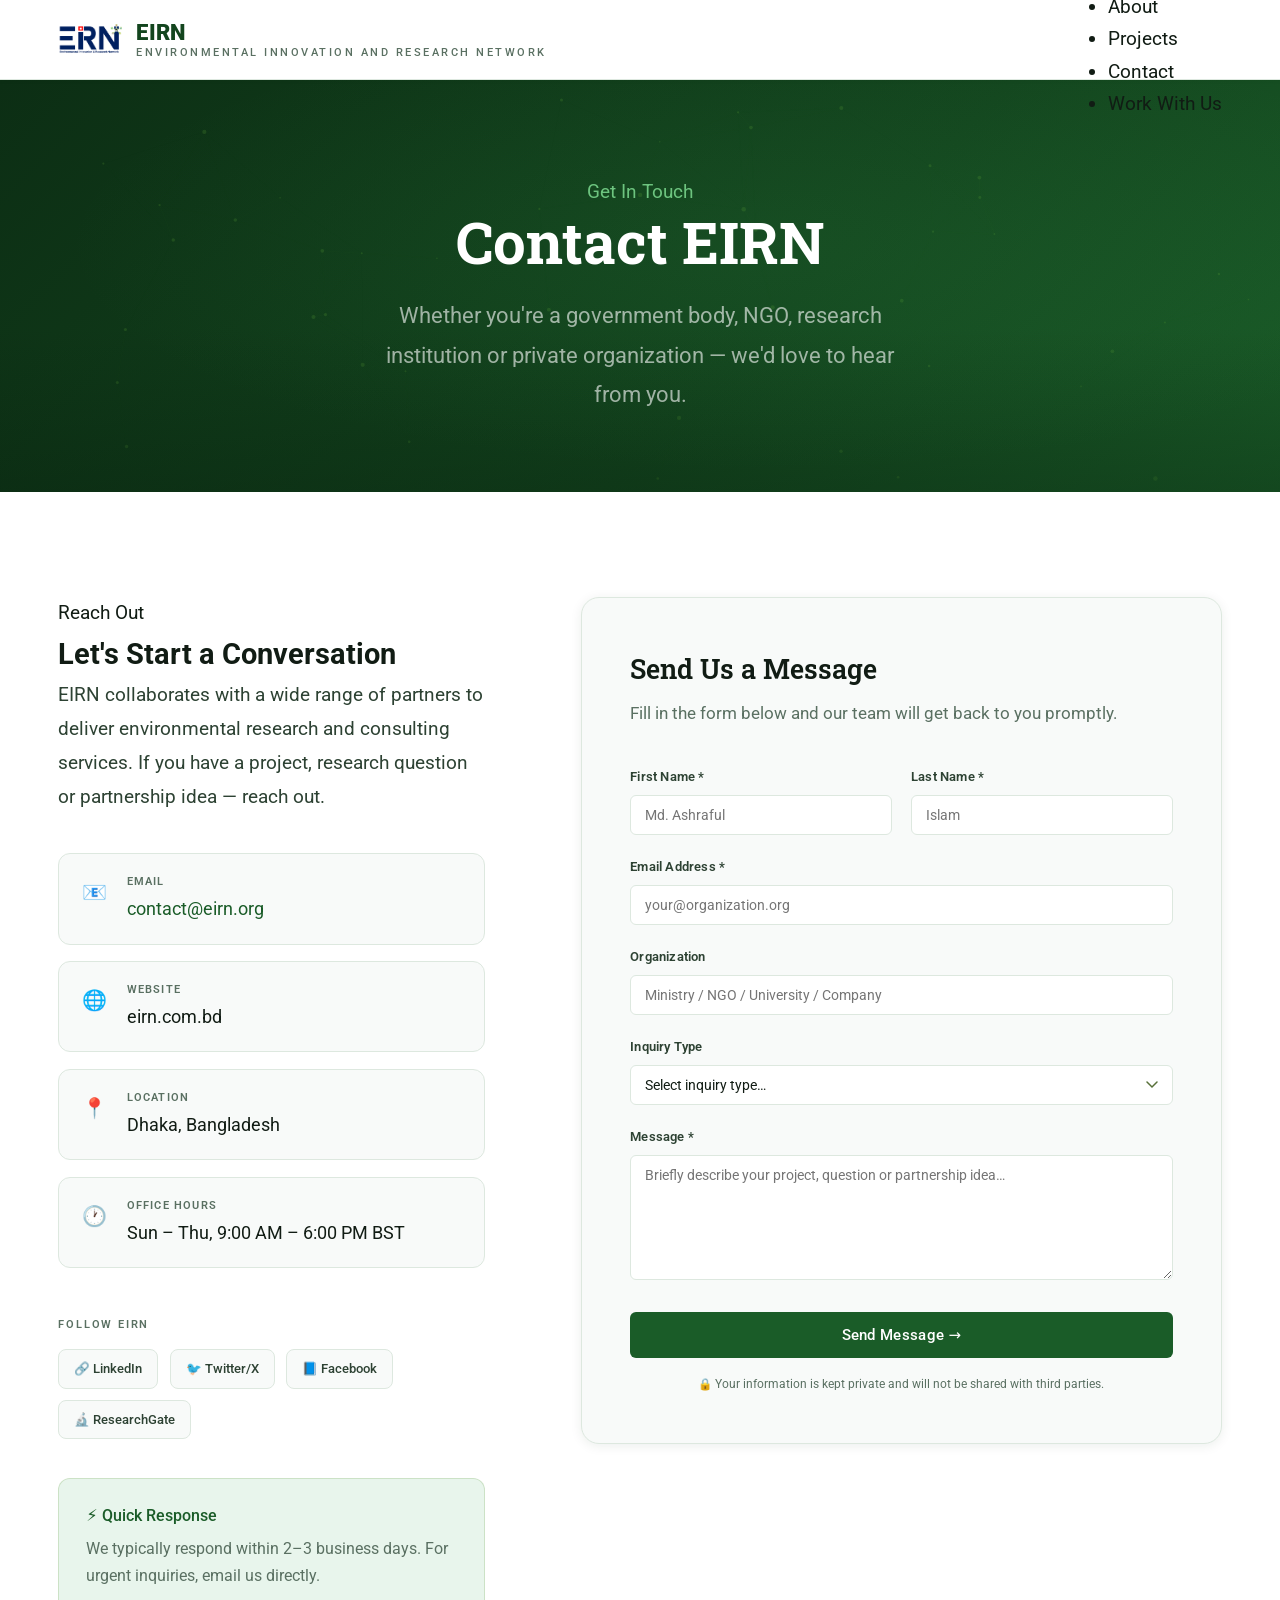
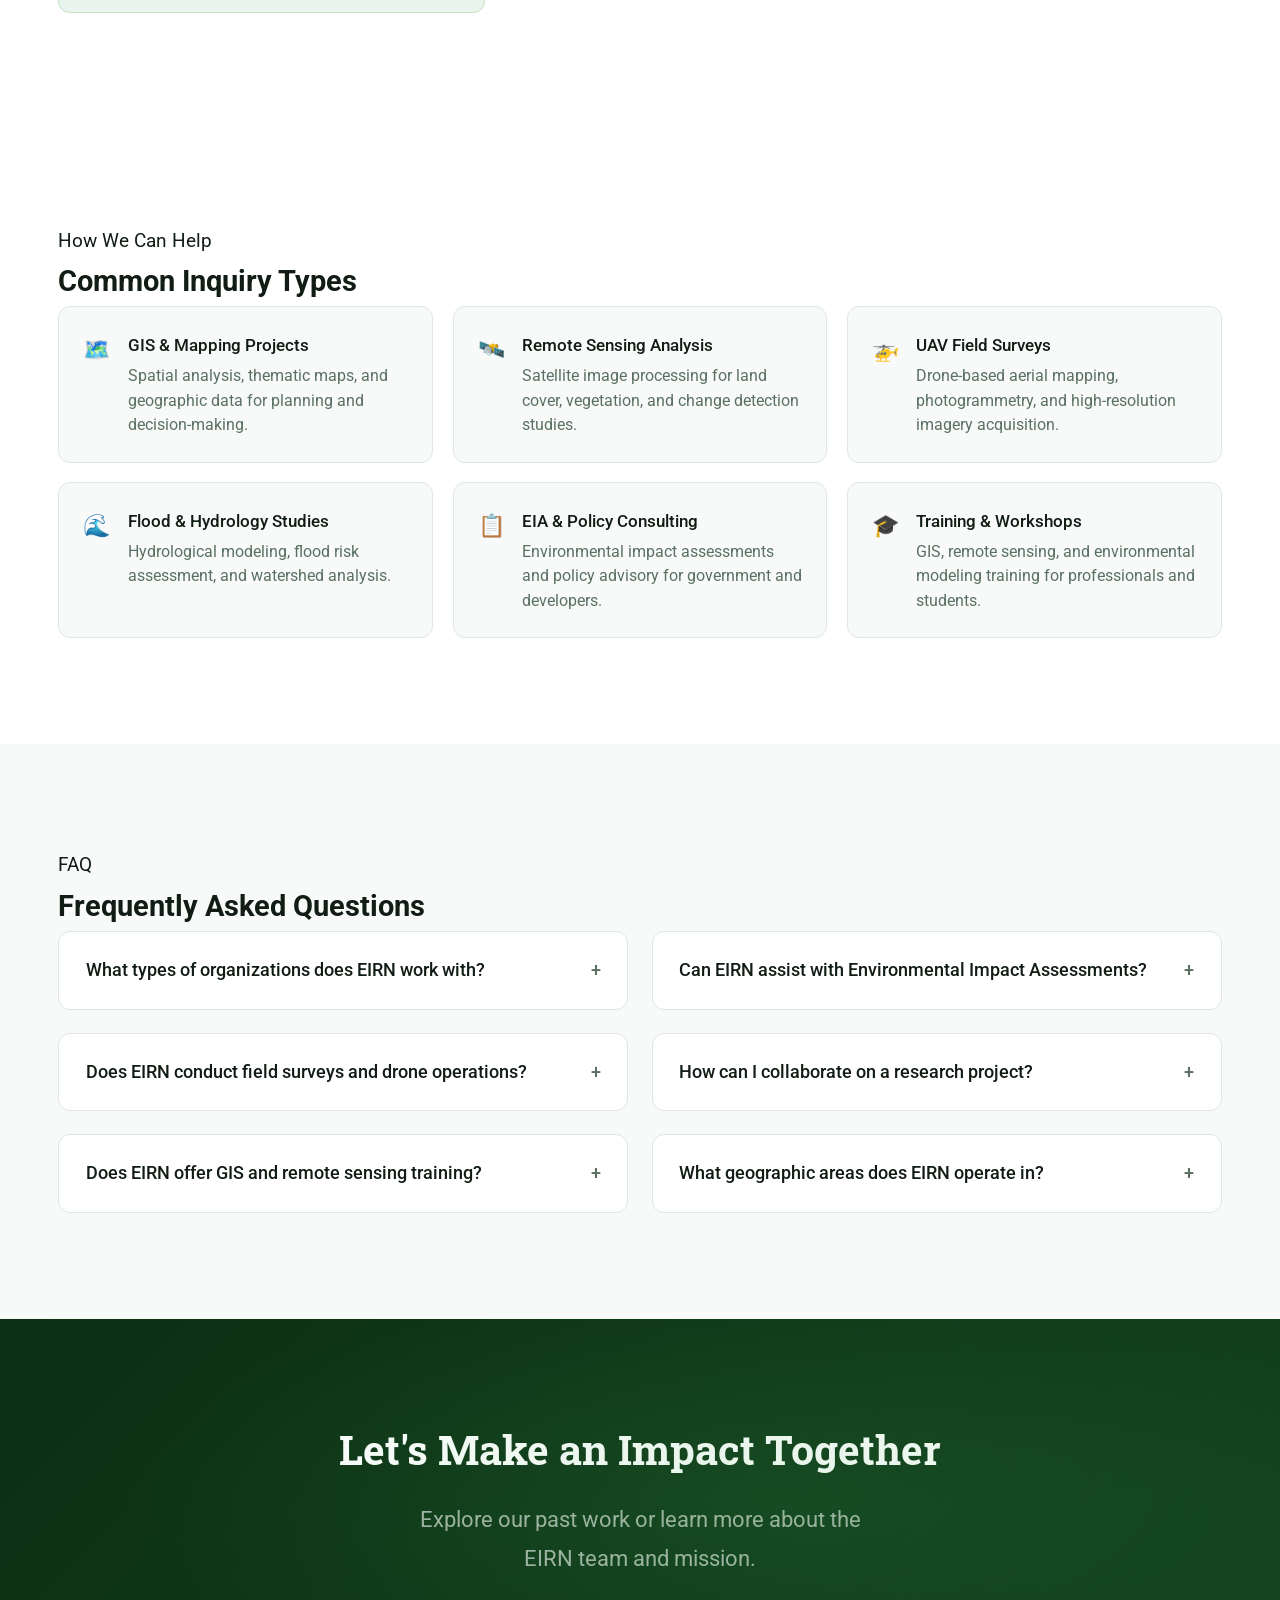
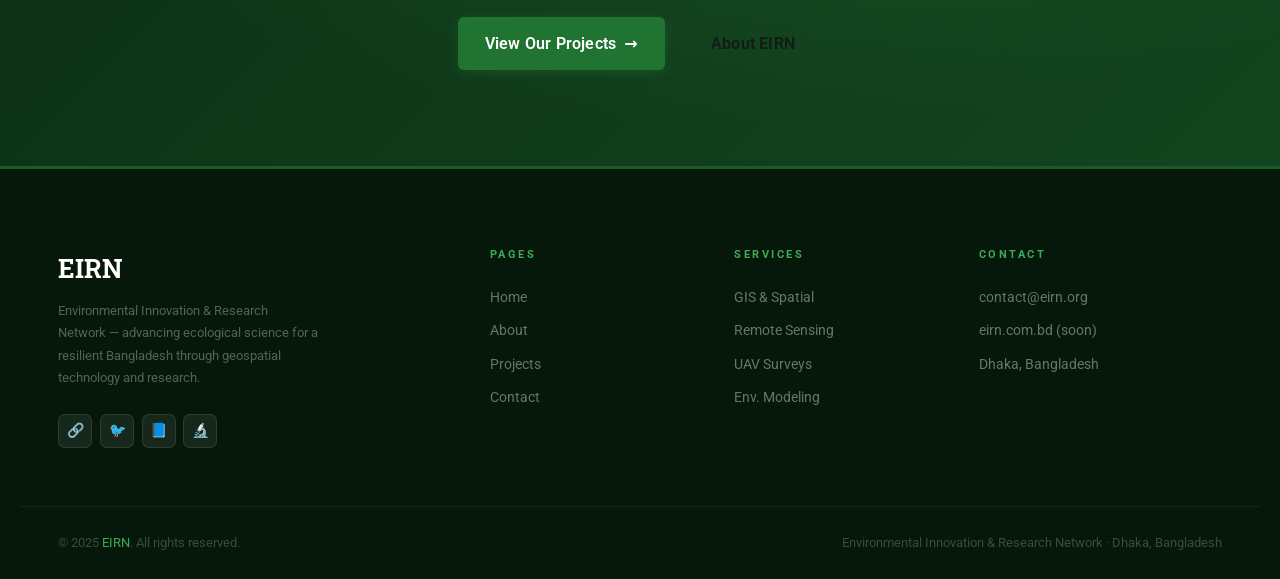
<file: contact.html>
<!DOCTYPE html>
<html lang="en">
<head>
<meta charset="UTF-8"/><meta name="viewport" content="width=device-width,initial-scale=1"/>
<title>Contact | EIRN — Environmental Innovation & Research Network</title>
<meta name="description" content="Contact EIRN for environmental consulting, research collaboration or partnership inquiries. Based in Dhaka, Bangladesh."/>
<link rel="stylesheet" href="style.css"/>
<style>
#contact-main{background:var(--white)}
.ct-grid{display:grid;grid-template-columns:1fr 1.5fr;gap:5rem;align-items:start}

/* INFO */
.ct-desc{color:var(--mid);font-size:.97rem;line-height:1.82;margin-bottom:2rem}
.ct-details{display:flex;flex-direction:column;gap:.85rem;margin-bottom:2.5rem}
.ct-detail{display:flex;align-items:flex-start;gap:1rem;padding:1rem 1.2rem;background:var(--off);border:1px solid var(--border);border-radius:12px;transition:border-color .25s,transform .25s}
.ct-detail:hover{border-color:var(--g300);transform:translateX(4px)}
.ct-detail-ico{font-size:20px;flex-shrink:0;margin-top:2px}
.ct-detail-lbl{font-size:10.5px;text-transform:uppercase;letter-spacing:1.2px;color:var(--muted);font-weight:600;margin-bottom:3px}
.ct-detail-val{font-size:.93rem;color:var(--dark)}
.ct-detail-val a{color:var(--g600);text-decoration:none}
.ct-detail-val a:hover{text-decoration:underline}
.ct-soc-ttl{font-size:11px;font-weight:600;letter-spacing:1.8px;text-transform:uppercase;color:var(--muted);margin-bottom:.75rem}
.ct-soc{display:flex;gap:.6rem;flex-wrap:wrap}
.ct-soc a{display:flex;align-items:center;gap:7px;background:var(--off);border:1px solid var(--border);border-radius:8px;padding:8px 15px;font-size:12.5px;font-weight:500;color:var(--mid);text-decoration:none;transition:border-color .2s,color .2s,transform .2s}
.ct-soc a:hover{border-color:var(--g300);color:var(--g600);transform:translateY(-2px)}

/* FORM BOX */
.form-box{background:var(--off);border:1px solid var(--border);border-radius:18px;padding:2.5rem;box-shadow:var(--sh-sm)}
.form-ttl{font-family:var(--ff-d);font-size:1.4rem;font-weight:600;color:var(--dark);margin-bottom:.4rem}
.form-sub{font-size:.88rem;color:var(--muted);margin-bottom:2rem;line-height:1.65}
.f-row{display:grid;grid-template-columns:1fr 1fr;gap:1rem}
.f-group{margin-bottom:1.1rem}
.f-group label{display:block;font-size:12.5px;font-weight:600;color:var(--mid);margin-bottom:.4rem;letter-spacing:.2px}
.f-group input,.f-group select,.f-group textarea{width:100%;padding:11px 14px;background:var(--white);border:1px solid var(--border);border-radius:var(--rs);font-family:var(--ff-b);font-size:14px;color:var(--dark);outline:none;transition:border-color .22s,box-shadow .22s}
.f-group input:focus,.f-group select:focus,.f-group textarea:focus{border-color:var(--g400);box-shadow:0 0 0 3px rgba(90,150,48,.12)}
.f-group input.err,.f-group textarea.err{border-color:#e05252}
.f-group textarea{resize:vertical;min-height:125px}
.f-group select{appearance:none;background-image:url("data:image/svg+xml,%3Csvg xmlns='http://www.w3.org/2000/svg' width='12' height='8'%3E%3Cpath d='M1 1l5 5 5-5' stroke='%23587039' stroke-width='1.5' fill='none' stroke-linecap='round'/%3E%3C/svg%3E");background-repeat:no-repeat;background-position:right 14px center}
.form-btn{width:100%;background:var(--g600);color:#fff;border:none;border-radius:var(--rs);padding:14px;font-family:var(--ff-b);font-size:15px;font-weight:500;cursor:pointer;transition:background .25s,transform .2s;letter-spacing:.3px;position:relative;overflow:hidden}
.form-btn::after{content:'';position:absolute;inset:0;background:rgba(255,255,255,.1);transform:scaleX(0);transform-origin:left;transition:transform .3s}
.form-btn:hover{background:var(--g800);transform:translateY(-2px)}
.form-btn:hover::after{transform:scaleX(1)}
.form-note{font-size:11.5px;color:var(--muted);text-align:center;margin-top:.9rem}

/* FAQ */
#faq{background:var(--off)}
.faq-grid{display:grid;grid-template-columns:1fr 1fr;gap:1.2rem}
.faq-item{background:var(--white);border:1px solid var(--border);border-radius:12px;overflow:hidden}
.faq-q{font-weight:500;font-size:.93rem;color:var(--dark);padding:1.2rem 1.4rem;cursor:pointer;display:flex;justify-content:space-between;align-items:center;gap:1rem;transition:background .2s}
.faq-q:hover{background:var(--g20)}
.faq-ico{font-size:18px;flex-shrink:0;transition:transform .3s;color:var(--muted)}
.faq-item.open .faq-ico{transform:rotate(45deg);color:var(--g400)}
.faq-a{font-size:.87rem;color:var(--muted);line-height:1.72;max-height:0;overflow:hidden;transition:max-height .38s var(--ease),padding .3s}
.faq-item.open .faq-a{max-height:200px;padding:0 1.4rem 1.2rem}

/* SERVICES MINI */
#services-mini{background:var(--white)}
.services-mini-grid{display:grid;grid-template-columns:repeat(3,1fr);gap:1rem}
.sm-item{background:var(--off);border:1px solid var(--border);border-radius:12px;padding:1.25rem;display:flex;gap:.9rem;align-items:flex-start;transition:border-color .25s,transform .25s}
.sm-item:hover{border-color:var(--g300);transform:translateY(-3px)}
.sm-ico{font-size:22px;flex-shrink:0}
.sm-t{font-weight:500;font-size:.9rem;color:var(--dark);margin-bottom:.2rem}
.sm-d{font-size:.82rem;color:var(--muted);line-height:1.55}

@media(max-width:960px){.ct-grid{grid-template-columns:1fr;gap:2.5rem}.faq-grid{grid-template-columns:1fr}.services-mini-grid{grid-template-columns:1fr 1fr}}
@media(max-width:600px){.f-row{grid-template-columns:1fr}.form-box{padding:1.5rem}.services-mini-grid{grid-template-columns:1fr}}
</style>
</head>
<body>
<div id="cur"></div><div id="cur-r"></div>

<nav>
  <div class="nav-in">
    <a class="nav-brand" href="index.html">
      <div class="nav-logo"><img src="images/logo.png" alt="EIRN" onerror="this.style.display='none';this.parentElement.innerHTML='<span class=nav-logo-fb>EI</span>'"/></div>
      <div class="nav-nm"><span class="nav-nm-m">EIRN</span><span class="nav-nm-s">Environmental Innovation and Research Network</span></div>
    </a>
    <button class="nav-tog" aria-label="Menu" aria-expanded="false"><span></span><span></span><span></span></button>
    <ul class="nav-links">
      <li><a href="index.html">Home</a></li>
      <li><a href="about.html">About</a></li>
      <li><a href="projects.html">Projects</a></li>
      <li><a href="contact.html">Contact</a></li>
      <li><a href="contact.html" class="ncta">Work With Us</a></li>
    </ul>
  </div>
</nav>

<div class="ph">
  <canvas id="ph-canvas"></canvas>
  <div class="ph-ov"></div>
  <div class="container ph-in">
    <div class="label" style="justify-content:center;color:var(--g200)"><span></span>Get In Touch</div>
    <h1 style="animation:fadeHero .7s ease both .2s;opacity:0">Contact EIRN</h1>
    <p style="animation:fadeHero .7s ease both .38s;opacity:0">Whether you're a government body, NGO, research institution or private organization — we'd love to hear from you.</p>
  </div>
</div>
<style>@keyframes fadeHero{from{opacity:0;transform:translateY(14px)}to{opacity:1;transform:none}}</style>

<!-- MAIN CONTACT -->
<section id="contact-main">
  <div class="container">
    <div class="ct-grid">
      <!-- INFO -->
      <div class="rv-l">
        <div class="label">Reach Out</div>
        <h2 class="s-title">Let's Start a Conversation</h2>
        <p class="ct-desc">EIRN collaborates with a wide range of partners to deliver environmental research and consulting services. If you have a project, research question or partnership idea — reach out.</p>
        <div class="ct-details">
          <div class="ct-detail"><div class="ct-detail-ico">📧</div><div><div class="ct-detail-lbl">Email</div><div class="ct-detail-val"><a href="mailto:contact@eirn.org">contact@eirn.org</a></div></div></div>
          <div class="ct-detail"><div class="ct-detail-ico">🌐</div><div><div class="ct-detail-lbl">Website</div><div class="ct-detail-val">eirn.com.bd <span style="color:var(--muted);font-size:.8rem"></span></div></div></div>
          <div class="ct-detail"><div class="ct-detail-ico">📍</div><div><div class="ct-detail-lbl">Location</div><div class="ct-detail-val">Dhaka, Bangladesh</div></div></div>
          <div class="ct-detail"><div class="ct-detail-ico">🕐</div><div><div class="ct-detail-lbl">Office Hours</div><div class="ct-detail-val">Sun – Thu, 9:00 AM – 6:00 PM BST</div></div></div>
        </div>
        <div class="ct-soc-ttl">Follow EIRN</div>
        <div class="ct-soc">
          <a href="#">🔗 LinkedIn</a>
          <a href="#">🐦 Twitter/X</a>
          <a href="#">📘 Facebook</a>
          <a href="#">🔬 ResearchGate</a>
        </div>
        <div style="margin-top:2rem;padding:1.2rem 1.4rem;background:var(--g50);border:1px solid rgba(90,150,48,.2);border-radius:12px">
          <div style="font-size:.85rem;color:var(--g600);font-weight:500;margin-bottom:.3rem">⚡ Quick Response</div>
          <div style="font-size:.83rem;color:var(--muted)">We typically respond within 2–3 business days. For urgent inquiries, email us directly.</div>
        </div>
      </div>
      <!-- FORM -->
      <div class="form-box rv-r">
        <div class="form-ttl">Send Us a Message</div>
        <div class="form-sub">Fill in the form below and our team will get back to you promptly.</div>
        <form id="contact-form" novalidate>
          <div class="f-row">
            <div class="f-group"><label for="fn">First Name *</label><input type="text" id="fn" name="fn" placeholder="Md. Ashraful" required/></div>
            <div class="f-group"><label for="ln">Last Name *</label><input type="text" id="ln" name="ln" placeholder="Islam" required/></div>
          </div>
          <div class="f-group"><label for="em">Email Address *</label><input type="email" id="em" name="em" placeholder="your@organization.org" required/></div>
          <div class="f-group"><label for="org">Organization</label><input type="text" id="org" name="org" placeholder="Ministry / NGO / University / Company"/></div>
          <div class="f-group">
            <label for="type">Inquiry Type</label>
            <select id="type" name="type">
              <option value="">Select inquiry type…</option>
              <option>Research Collaboration</option>
              <option>Consulting Services</option>
              <option>Government / Policy Advisory</option>
              <option>NGO Partnership</option>
              <option>GIS / Data Services</option>
              <option>UAV / Drone Survey</option>
              <option>Training & Capacity Building</option>
              <option>General Inquiry</option>
            </select>
          </div>
          <div class="f-group"><label for="msg">Message *</label><textarea id="msg" name="msg" placeholder="Briefly describe your project, question or partnership idea…" required></textarea></div>
          <button type="submit" class="form-btn">Send Message →</button>
          <div class="form-note">🔒 Your information is kept private and will not be shared with third parties.</div>
        </form>
      </div>
    </div>
  </div>
</section>

<!-- SERVICES MINI -->
<section id="services-mini">
  <div class="container">
    <div class="s-head rv"><div class="label">How We Can Help</div><h2 class="s-title">Common Inquiry Types</h2></div>
    <div class="services-mini-grid stag">
      <div class="sm-item"><div class="sm-ico">🗺️</div><div><div class="sm-t">GIS & Mapping Projects</div><div class="sm-d">Spatial analysis, thematic maps, and geographic data for planning and decision-making.</div></div></div>
      <div class="sm-item"><div class="sm-ico">🛰️</div><div><div class="sm-t">Remote Sensing Analysis</div><div class="sm-d">Satellite image processing for land cover, vegetation, and change detection studies.</div></div></div>
      <div class="sm-item"><div class="sm-ico">🚁</div><div><div class="sm-t">UAV Field Surveys</div><div class="sm-d">Drone-based aerial mapping, photogrammetry, and high-resolution imagery acquisition.</div></div></div>
      <div class="sm-item"><div class="sm-ico">🌊</div><div><div class="sm-t">Flood & Hydrology Studies</div><div class="sm-d">Hydrological modeling, flood risk assessment, and watershed analysis.</div></div></div>
      <div class="sm-item"><div class="sm-ico">📋</div><div><div class="sm-t">EIA & Policy Consulting</div><div class="sm-d">Environmental impact assessments and policy advisory for government and developers.</div></div></div>
      <div class="sm-item"><div class="sm-ico">🎓</div><div><div class="sm-t">Training & Workshops</div><div class="sm-d">GIS, remote sensing, and environmental modeling training for professionals and students.</div></div></div>
    </div>
  </div>
</section>

<!-- FAQ -->
<section id="faq">
  <div class="container">
    <div class="s-head rv"><div class="label">FAQ</div><h2 class="s-title">Frequently Asked Questions</h2></div>
    <div class="faq-grid stag">
      <div class="faq-item"><div class="faq-q">What types of organizations does EIRN work with?<span class="faq-ico">+</span></div><div class="faq-a">EIRN collaborates with government ministries, local and international NGOs, development banks, research universities and private sector companies with environmental compliance needs.</div></div>
      <div class="faq-item"><div class="faq-q">Can EIRN assist with Environmental Impact Assessments?<span class="faq-ico">+</span></div><div class="faq-a">Yes. EIRN provides full EIA services aligned with Bangladesh Department of Environment (DoE) guidelines and international standards such as IFC Performance Standards.</div></div>
      <div class="faq-item"><div class="faq-q">Does EIRN conduct field surveys and drone operations?<span class="faq-ico">+</span></div><div class="faq-a">Absolutely. We have an in-house UAV team equipped to conduct aerial surveys, photogrammetric mapping and multispectral image acquisition anywhere in Bangladesh.</div></div>
      <div class="faq-item"><div class="faq-q">How can I collaborate on a research project?<span class="faq-ico">+</span></div><div class="faq-a">We welcome academic and institutional research partnerships. Reach out through the contact form above or email us directly with your proposal to start a discussion.</div></div>
      <div class="faq-item"><div class="faq-q">Does EIRN offer GIS and remote sensing training?<span class="faq-ico">+</span></div><div class="faq-a">Yes, EIRN periodically offers technical training workshops in GIS, remote sensing and environmental modeling for professionals and students. Contact us to be notified.</div></div>
      <div class="faq-item"><div class="faq-q">What geographic areas does EIRN operate in?<span class="faq-ico">+</span></div><div class="faq-a">Our primary focus is Bangladesh, with expertise in coastal zones, river delta systems, haor regions and urban centers. We also support projects in neighboring South Asian countries.</div></div>
    </div>
  </div>
</section>

<div class="cta-band"><div class="container rv"><h2>Let's Make an Impact Together</h2><p>Explore our past work or learn more about the EIRN team and mission.</p><div class="cta-acts"><a href="projects.html" class="btn btn-p">View Our Projects <span class="arr">→</span></a><a href="about.html" class="btn btn-gh">About EIRN</a></div></div></div>

<footer>
  <div class="ft-grid">
    <div><div class="ft-nm">EIRN</div><p class="ft-desc">Environmental Innovation & Research Network — advancing ecological science for a resilient Bangladesh through geospatial technology and research.</p><div class="ft-soc"><a href="#" title="LinkedIn">🔗</a><a href="#" title="Twitter">🐦</a><a href="#" title="Facebook">📘</a><a href="#" title="ResearchGate">🔬</a></div></div>
    <div class="ft-col"><h4>Pages</h4><ul><li><a href="index.html">Home</a></li><li><a href="about.html">About</a></li><li><a href="projects.html">Projects</a></li><li><a href="contact.html">Contact</a></li></ul></div>
    <div class="ft-col"><h4>Services</h4><ul><li><a href="about.html#services">GIS & Spatial</a></li><li><a href="about.html#services">Remote Sensing</a></li><li><a href="about.html#services">UAV Surveys</a></li><li><a href="about.html#services">Env. Modeling</a></li></ul></div>
    <div class="ft-col"><h4>Contact</h4><ul><li><a href="mailto:contact@eirn.org">contact@eirn.org</a></li><li><a href="#">eirn.com.bd (soon)</a></li><li><a href="#">Dhaka, Bangladesh</a></li></ul></div>
  </div>
  <div class="ft-bot"><span>© 2025 <em>EIRN</em>. All rights reserved.</span><span>Environmental Innovation & Research Network · Dhaka, Bangladesh</span></div>
</footer>

<script src="script.js"></script>
<script>
initParticles(document.getElementById('ph-canvas'),{count:45,speed:.3,color:'rgba(100,170,55,.5)',lineColor:'rgba(90,150,48,.15)',maxDist:120});

// FAQ accordion
document.querySelectorAll('.faq-q').forEach(q=>{
  q.addEventListener('click',()=>{
    const item=q.closest('.faq-item');
    const isOpen=item.classList.contains('open');
    document.querySelectorAll('.faq-item').forEach(i=>i.classList.remove('open'));
    if(!isOpen)item.classList.add('open');
  });
});

// Enhanced form validation
const form=document.getElementById('contact-form');
if(form){
  form.addEventListener('submit',e=>{
    e.preventDefault();
    let valid=true;
    form.querySelectorAll('[required]').forEach(f=>{
      if(!f.value.trim()){f.classList.add('err');valid=false}
      else f.classList.remove('err');
    });
    const em=document.getElementById('em');
    if(em&&em.value&&!/^[^\s@]+@[^\s@]+\.[^\s@]+$/.test(em.value)){em.classList.add('err');valid=false}
    if(!valid)return;
    const btn=form.querySelector('.form-btn');
    btn.textContent='✓ Message Sent!';
    btn.style.background='var(--g400)';
    btn.disabled=true;
    setTimeout(()=>{btn.textContent='Send Message →';btn.style.background='';btn.disabled=false;form.reset()},4000);
  });
  form.querySelectorAll('[required]').forEach(f=>f.addEventListener('input',()=>f.classList.remove('err')));
}
</script>
</body>
</html>
</file>
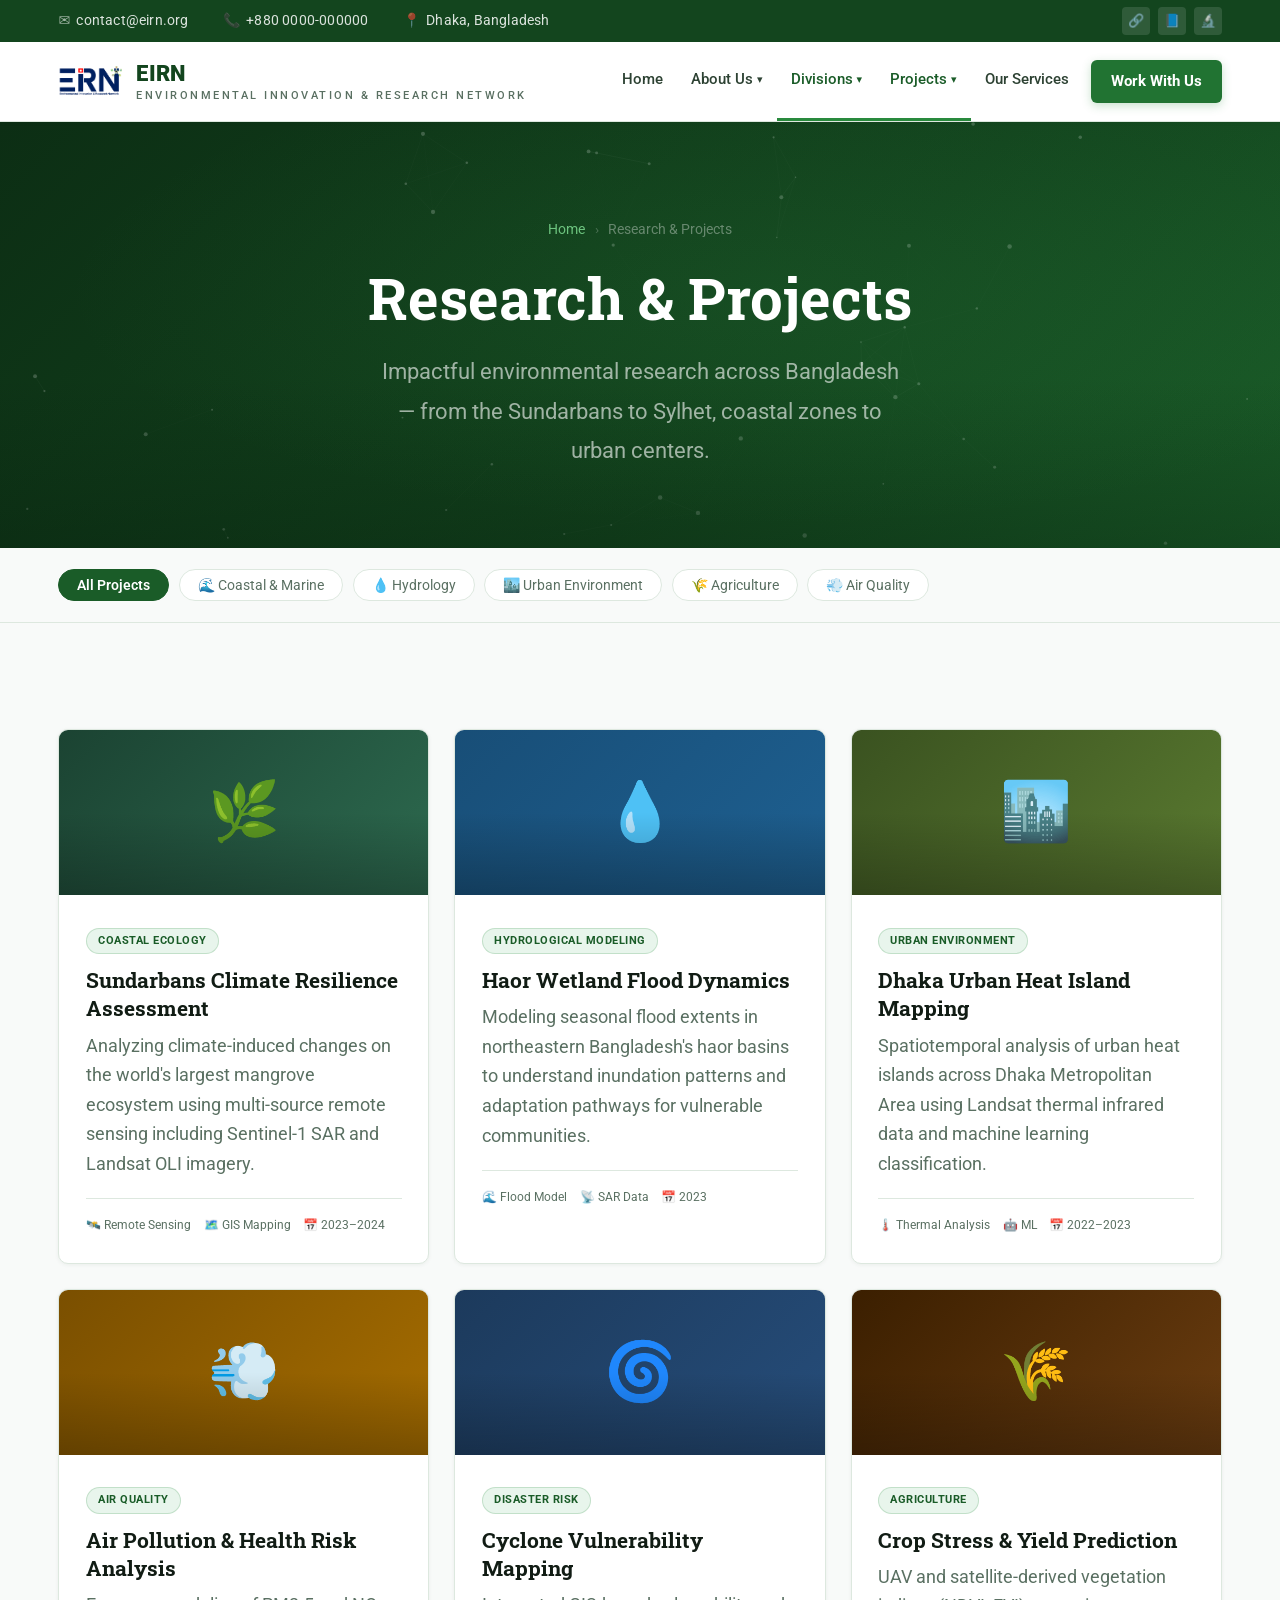
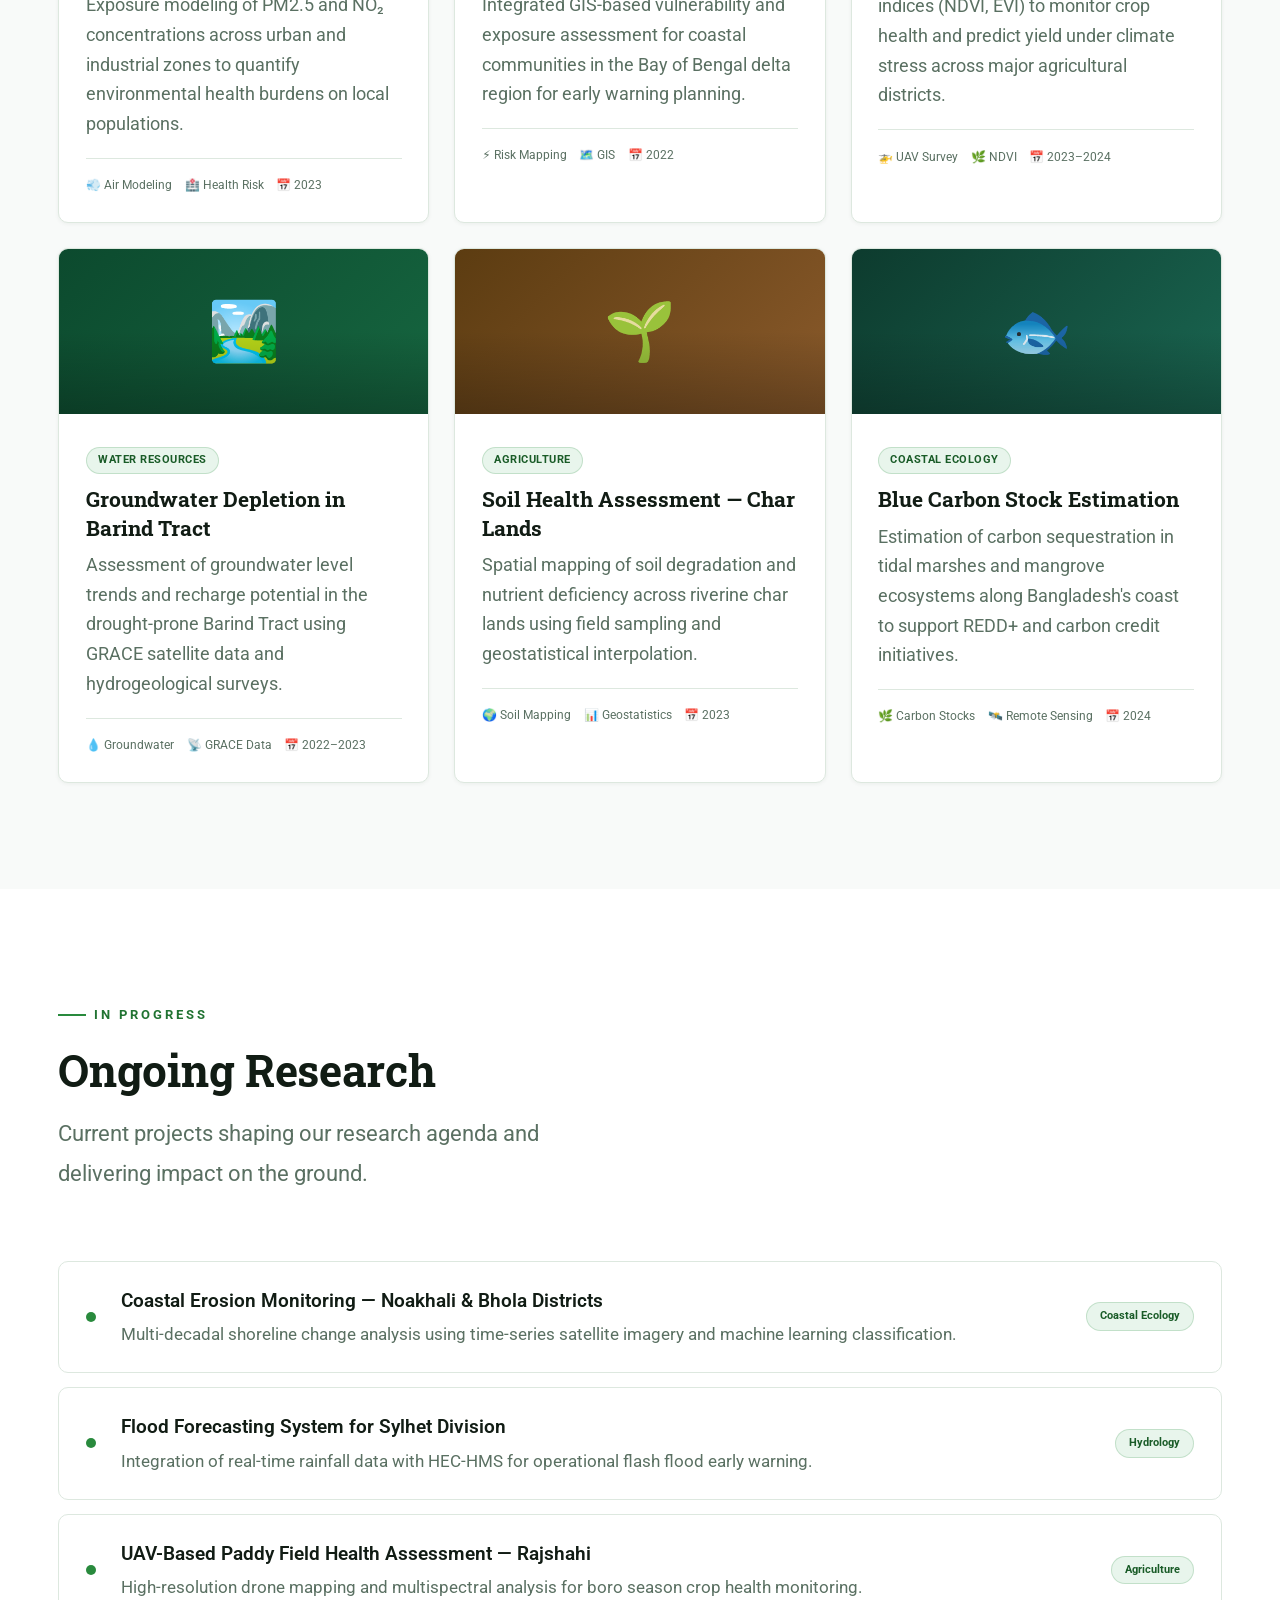
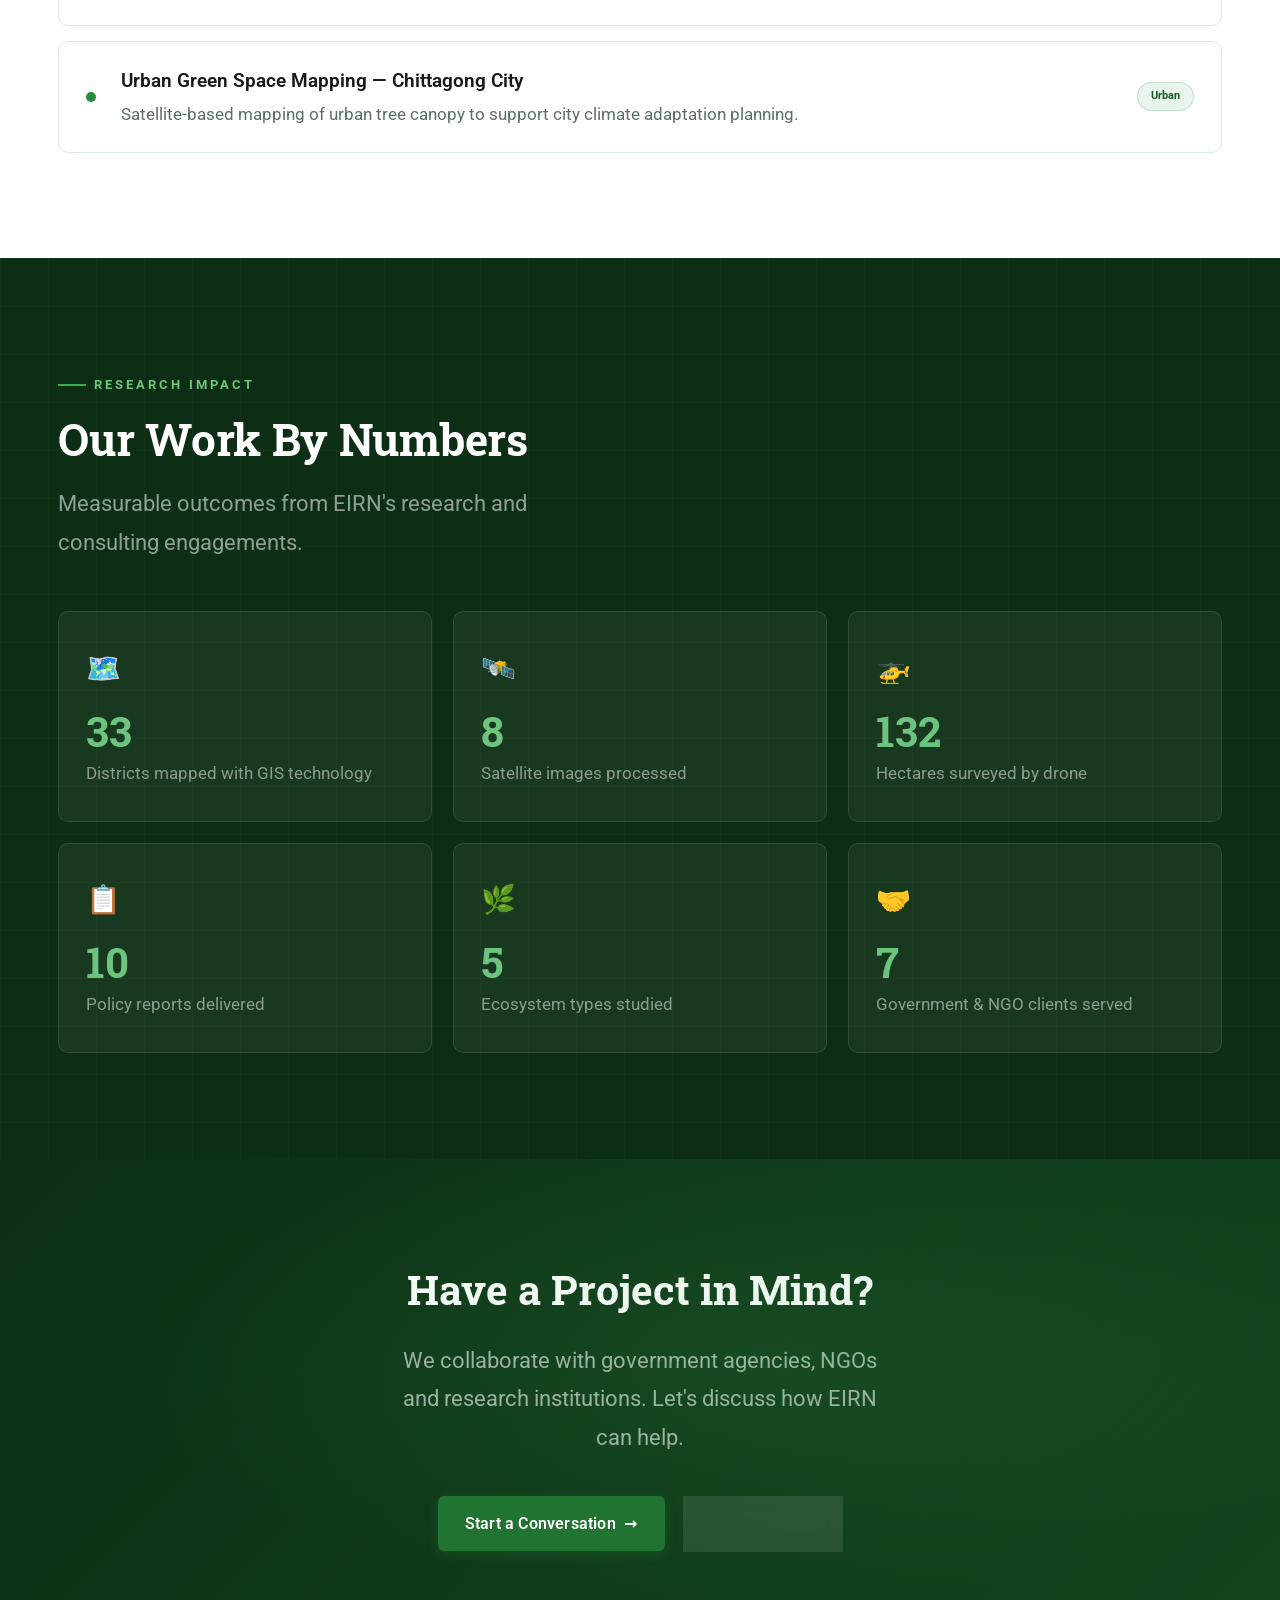
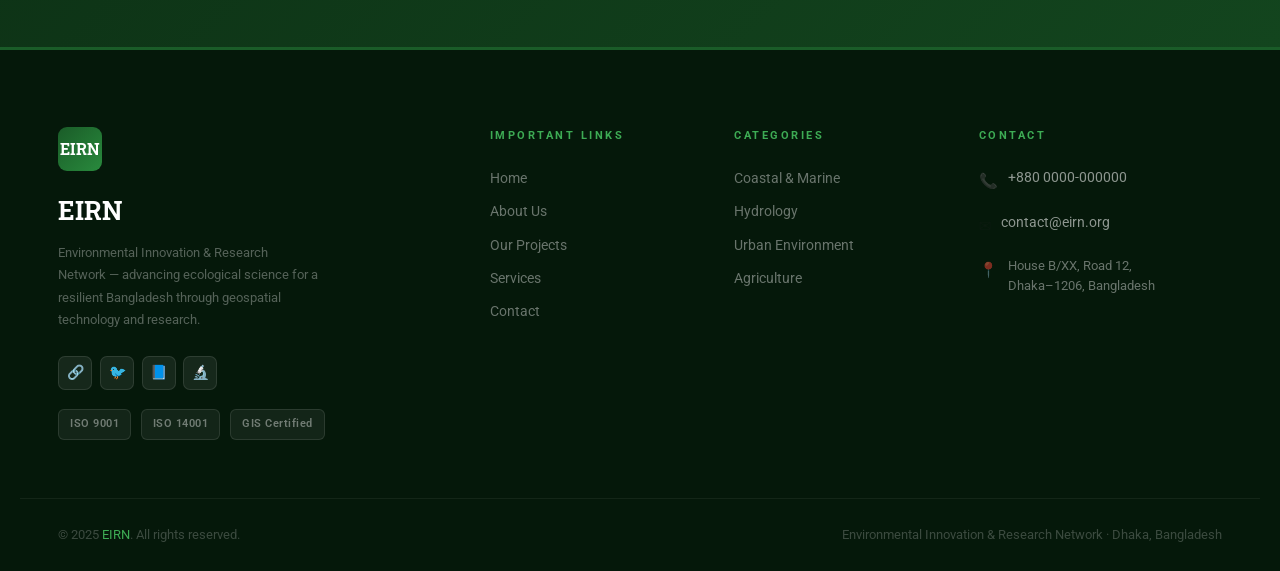
<file: projects.html>
<!DOCTYPE html>
<html lang="en">
<head>
<meta charset="UTF-8"/><meta name="viewport" content="width=device-width,initial-scale=1"/>
<title>Projects | EIRN — Environmental Innovation & Research Network</title>
<meta name="description" content="EIRN research and consulting projects across Bangladesh."/>
<link rel="preconnect" href="https://fonts.googleapis.com"/>
<link rel="preconnect" href="https://fonts.gstatic.com" crossorigin/>
<link rel="stylesheet" href="style.css"/>
<style>
#projects-grid{background:var(--off)}
#ongoing{background:var(--white)}
#impact{background:var(--g800);position:relative;overflow:hidden}
#impact::before{content:'';position:absolute;inset:0;background-image:linear-gradient(rgba(255,255,255,.025) 1px,transparent 1px),linear-gradient(90deg,rgba(255,255,255,.025) 1px,transparent 1px);background-size:48px 48px}
#impact .sec-label{color:var(--g200)}
#impact .sec-label::before{background:var(--g300)}
#impact .sec-title{color:#fff}
#impact .sec-sub{color:rgba(255,255,255,.55)}
</style>
</head>
<body>
<div class="topbar"><div class="topbar-in"><div class="topbar-contact"><a href="mailto:contact@eirn.org"><span class="tbi">✉</span> contact@eirn.org</a><a href="tel:+880000000000"><span class="tbi">📞</span> +880 0000-000000</a><a href="#"><span class="tbi">📍</span> Dhaka, Bangladesh</a></div><div class="topbar-social"><a href="#">🔗</a><a href="#">📘</a><a href="#">🔬</a></div></div></div>
<nav>
  <div class="nav-in">
    <a class="nav-brand" href="index.html">
      <div class="nav-logo">
        <img src="images/logo.png" alt="EIRN Logo" loading="lazy"
             onerror="this.style.display='none';this.parentElement.innerHTML='<span class=nav-logo-fb>EIRN</span>'"/>
      </div>
      <div class="nav-brand-text">
        <span class="nav-nm-m">EIRN</span>
        <span class="nav-nm-s">Environmental Innovation &amp; Research Network</span>
      </div>
    </a>
    <button class="nav-tog" aria-label="Menu" aria-expanded="false"><span></span><span></span><span></span></button>
    <ul class="nav-menu">
      <li><a href="index.html">Home</a></li>
      <li><a href="about.html">About Us <span class="chev">▾</span></a>
        <div class="dropdown"><a href="about.html">The Organization</a><a href="about.html#mission">Mission &amp; Vision</a><a href="about.html#team">Meet the Team</a><a href="about.html#partners-sec">Our Partners</a><a href="contact.html">Contact Us</a></div>
      </li>
      <li><a href="projects.html" class="active">Divisions <span class="chev">▾</span></a>
        <div class="dropdown"><a href="projects.html">Environment</a><a href="projects.html">Hydrology</a><a href="projects.html">Urban Environment</a><a href="projects.html">Agriculture</a><a href="projects.html">GIS &amp; Remote Sensing</a></div>
      </li>
      <li><a href="projects.html">Projects <span class="chev">▾</span></a>
        <div class="dropdown"><a href="projects.html">Ongoing Projects</a><a href="projects.html">Completed Projects</a></div>
      </li>
      <li><a href="about.html#services-detail">Our Services</a></li>
      <li><a href="contact.html" class="ncta">Work With Us</a></li>
    </ul>
  </div>
</nav>
<div class="ph">
  <canvas id="ph-canvas"></canvas>
  <div class="ph-ov"></div>
  <div class="container ph-in">
    <div class="ph-breadcrumb"><a href="index.html">Home</a><span>›</span><span style="color:rgba(255,255,255,.7)">Research &amp; Projects</span></div>
    <h1>Research &amp; Projects</h1>
    <p>Impactful environmental research across Bangladesh — from the Sundarbans to Sylhet, coastal zones to urban centers.</p>
  </div>
</div>
<div class="filter-bar"><div class="container filter-in">
  <button class="f-btn active" data-f="all">All Projects</button>
  <button class="f-btn" data-f="coastal">🌊 Coastal &amp; Marine</button>
  <button class="f-btn" data-f="hydro">💧 Hydrology</button>
  <button class="f-btn" data-f="urban">🏙️ Urban Environment</button>
  <button class="f-btn" data-f="agri">🌾 Agriculture</button>
  <button class="f-btn" data-f="air">💨 Air Quality</button>
</div></div>
<section id="projects-grid"><div class="container">
  <div class="pj-grid stag" id="pj-grid">
    <div class="pj-card" data-cat="coastal"><div class="pj-img" style="background:linear-gradient(135deg,#1B4332,#2D6A4F)">🌿</div><div class="pj-body"><div class="pj-tag">Coastal Ecology</div><div class="pj-title">Sundarbans Climate Resilience Assessment</div><p class="pj-desc">Analyzing climate-induced changes on the world's largest mangrove ecosystem using multi-source remote sensing including Sentinel-1 SAR and Landsat OLI imagery.</p><div class="pj-meta"><span>🛰️ Remote Sensing</span><span>🗺️ GIS Mapping</span><span>📅 2023–2024</span></div></div></div>
    <div class="pj-card" data-cat="hydro"><div class="pj-img" style="background:linear-gradient(135deg,#184E77,#1E6091)">💧</div><div class="pj-body"><div class="pj-tag">Hydrological Modeling</div><div class="pj-title">Haor Wetland Flood Dynamics</div><p class="pj-desc">Modeling seasonal flood extents in northeastern Bangladesh's haor basins to understand inundation patterns and adaptation pathways for vulnerable communities.</p><div class="pj-meta"><span>🌊 Flood Model</span><span>📡 SAR Data</span><span>📅 2023</span></div></div></div>
    <div class="pj-card" data-cat="urban"><div class="pj-img" style="background:linear-gradient(135deg,#3a5220,#5a7a30)">🏙️</div><div class="pj-body"><div class="pj-tag">Urban Environment</div><div class="pj-title">Dhaka Urban Heat Island Mapping</div><p class="pj-desc">Spatiotemporal analysis of urban heat islands across Dhaka Metropolitan Area using Landsat thermal infrared data and machine learning classification.</p><div class="pj-meta"><span>🌡️ Thermal Analysis</span><span>🤖 ML</span><span>📅 2022–2023</span></div></div></div>
    <div class="pj-card" data-cat="air"><div class="pj-img" style="background:linear-gradient(135deg,#7a4f00,#a66d00)">💨</div><div class="pj-body"><div class="pj-tag">Air Quality</div><div class="pj-title">Air Pollution &amp; Health Risk Analysis</div><p class="pj-desc">Exposure modeling of PM2.5 and NO₂ concentrations across urban and industrial zones to quantify environmental health burdens on local populations.</p><div class="pj-meta"><span>💨 Air Modeling</span><span>🏥 Health Risk</span><span>📅 2023</span></div></div></div>
    <div class="pj-card" data-cat="coastal"><div class="pj-img" style="background:linear-gradient(135deg,#1c3a5c,#264d7a)">🌀</div><div class="pj-body"><div class="pj-tag">Disaster Risk</div><div class="pj-title">Cyclone Vulnerability Mapping</div><p class="pj-desc">Integrated GIS-based vulnerability and exposure assessment for coastal communities in the Bay of Bengal delta region for early warning planning.</p><div class="pj-meta"><span>⚡ Risk Mapping</span><span>🗺️ GIS</span><span>📅 2022</span></div></div></div>
    <div class="pj-card" data-cat="agri"><div class="pj-img" style="background:linear-gradient(135deg,#3b1f00,#6b3d10)">🌾</div><div class="pj-body"><div class="pj-tag">Agriculture</div><div class="pj-title">Crop Stress &amp; Yield Prediction</div><p class="pj-desc">UAV and satellite-derived vegetation indices (NDVI, EVI) to monitor crop health and predict yield under climate stress across major agricultural districts.</p><div class="pj-meta"><span>🚁 UAV Survey</span><span>🌿 NDVI</span><span>📅 2023–2024</span></div></div></div>
    <div class="pj-card" data-cat="hydro"><div class="pj-img" style="background:linear-gradient(135deg,#0c4a2e,#166640)">🏞️</div><div class="pj-body"><div class="pj-tag">Water Resources</div><div class="pj-title">Groundwater Depletion in Barind Tract</div><p class="pj-desc">Assessment of groundwater level trends and recharge potential in the drought-prone Barind Tract using GRACE satellite data and hydrogeological surveys.</p><div class="pj-meta"><span>💧 Groundwater</span><span>📡 GRACE Data</span><span>📅 2022–2023</span></div></div></div>
    <div class="pj-card" data-cat="agri"><div class="pj-img" style="background:linear-gradient(135deg,#5c3c11,#8a5a2b)">🌱</div><div class="pj-body"><div class="pj-tag">Agriculture</div><div class="pj-title">Soil Health Assessment — Char Lands</div><p class="pj-desc">Spatial mapping of soil degradation and nutrient deficiency across riverine char lands using field sampling and geostatistical interpolation.</p><div class="pj-meta"><span>🌍 Soil Mapping</span><span>📊 Geostatistics</span><span>📅 2023</span></div></div></div>
    <div class="pj-card" data-cat="coastal"><div class="pj-img" style="background:linear-gradient(135deg,#0d3b2e,#1a6651)">🐟</div><div class="pj-body"><div class="pj-tag">Coastal Ecology</div><div class="pj-title">Blue Carbon Stock Estimation</div><p class="pj-desc">Estimation of carbon sequestration in tidal marshes and mangrove ecosystems along Bangladesh's coast to support REDD+ and carbon credit initiatives.</p><div class="pj-meta"><span>🌿 Carbon Stocks</span><span>🛰️ Remote Sensing</span><span>📅 2024</span></div></div></div>
  </div>
  <p id="no-results" style="display:none;text-align:center;padding:3rem;color:var(--muted);font-family:var(--ff-b)">No projects in this category yet. Check back soon!</p>
</div></section>
<section id="ongoing" style="background:var(--white)"><div class="container">
  <div class="sec-head rv"><div class="sec-label">In Progress</div><h2 class="sec-title">Ongoing Research</h2><p class="sec-sub">Current projects shaping our research agenda and delivering impact on the ground.</p></div>
  <div class="og-list stag">
    <div class="og-item"><div class="og-dot"></div><div><div class="og-title">Coastal Erosion Monitoring — Noakhali &amp; Bhola Districts</div><div class="og-desc">Multi-decadal shoreline change analysis using time-series satellite imagery and machine learning classification.</div></div><div class="og-tag">Coastal Ecology</div></div>
    <div class="og-item"><div class="og-dot"></div><div><div class="og-title">Flood Forecasting System for Sylhet Division</div><div class="og-desc">Integration of real-time rainfall data with HEC-HMS for operational flash flood early warning.</div></div><div class="og-tag">Hydrology</div></div>
    <div class="og-item"><div class="og-dot"></div><div><div class="og-title">UAV-Based Paddy Field Health Assessment — Rajshahi</div><div class="og-desc">High-resolution drone mapping and multispectral analysis for boro season crop health monitoring.</div></div><div class="og-tag">Agriculture</div></div>
    <div class="og-item"><div class="og-dot"></div><div><div class="og-title">Urban Green Space Mapping — Chittagong City</div><div class="og-desc">Satellite-based mapping of urban tree canopy to support city climate adaptation planning.</div></div><div class="og-tag">Urban</div></div>
  </div>
</div></section>
<section id="impact"><div class="container">
  <div class="rv"><div class="sec-label">Research Impact</div><h2 class="sec-title">Our Work By Numbers</h2><p class="sec-sub">Measurable outcomes from EIRN's research and consulting engagements.</p></div>
  <div class="impact-grid stag">
    <div class="im-card"><div class="im-ico">🗺️</div><div class="im-n"><span class="counter" data-target="50" data-suffix="+">50+</span></div><div class="im-l">Districts mapped with GIS technology</div></div>
    <div class="im-card"><div class="im-ico">🛰️</div><div class="im-n"><span class="counter" data-target="12" data-suffix="K+">12K+</span></div><div class="im-l">Satellite images processed</div></div>
    <div class="im-card"><div class="im-ico">🚁</div><div class="im-n"><span class="counter" data-target="200" data-suffix="+">200+</span></div><div class="im-l">Hectares surveyed by drone</div></div>
    <div class="im-card"><div class="im-ico">📋</div><div class="im-n"><span class="counter" data-target="15" data-suffix="+">15+</span></div><div class="im-l">Policy reports delivered</div></div>
    <div class="im-card"><div class="im-ico">🌿</div><div class="im-n"><span class="counter" data-target="8">8</span></div><div class="im-l">Ecosystem types studied</div></div>
    <div class="im-card"><div class="im-ico">🤝</div><div class="im-n"><span class="counter" data-target="10" data-suffix="+">10+</span></div><div class="im-l">Government &amp; NGO clients served</div></div>
  </div>
</div></section>
<div class="cta-band"><div class="container rv"><h2>Have a Project in Mind?</h2><p>We collaborate with government agencies, NGOs and research institutions. Let's discuss how EIRN can help.</p><div class="cta-acts"><a href="contact.html" class="btn btn-p">Start a Conversation <span class="arr">→</span></a><a href="about.html" class="btn btn-w">Our Approach</a></div></div></div>
<footer>
  <div class="ft-grid">
    <div><div class="ft-logo"><span style="font-family:var(--ff-d);color:#fff;font-size:16px;font-weight:700">EIRN</span></div><div class="ft-nm">EIRN</div><p class="ft-desc">Environmental Innovation &amp; Research Network — advancing ecological science for a resilient Bangladesh through geospatial technology and research.</p><div class="ft-soc"><a href="#">🔗</a><a href="#">🐦</a><a href="#">📘</a><a href="#">🔬</a></div><div class="ft-certs"><span class="ft-cert">ISO 9001</span><span class="ft-cert">ISO 14001</span><span class="ft-cert">GIS Certified</span></div></div>
    <div class="ft-col"><h4>Important Links</h4><ul><li><a href="index.html">Home</a></li><li><a href="about.html">About Us</a></li><li><a href="projects.html">Our Projects</a></li><li><a href="about.html#services-detail">Services</a></li><li><a href="contact.html">Contact</a></li></ul></div>
    <div class="ft-col"><h4>Categories</h4><ul><li><a href="#">Coastal &amp; Marine</a></li><li><a href="#">Hydrology</a></li><li><a href="#">Urban Environment</a></li><li><a href="#">Agriculture</a></li></ul></div>
    <div class="ft-col"><h4>Contact</h4><div class="ft-contact-item"><span class="ft-contact-ico">📞</span><div class="ft-contact-val"><a href="tel:+880000000000">+880 0000-000000</a></div></div><div class="ft-contact-item"><span class="ft-contact-ico">✉</span><div class="ft-contact-val"><a href="mailto:contact@eirn.org">contact@eirn.org</a></div></div><div class="ft-contact-item"><span class="ft-contact-ico">📍</span><div class="ft-contact-val">House B/XX, Road 12,<br>Dhaka–1206, Bangladesh</div></div></div>
  </div>
  <div class="ft-bot"><span>© 2025 <em>EIRN</em>. All rights reserved.</span><span>Environmental Innovation &amp; Research Network · Dhaka, Bangladesh</span></div>
</footer>
<script src="script.js"></script>
<script>initParticles(document.getElementById('ph-canvas'),{count:45,speed:.28,color:'rgba(255,255,255,.5)',lineColor:'rgba(255,255,255,.13)',maxDist:120});</script>
</body>
</html>
</file>
<file: style.css>
/* ============================================================
   EIRN v3.1 — Roboto, 20% larger text, full logo
   ============================================================ */
@import url('https://fonts.googleapis.com/css2?family=Roboto:ital,wght@0,300;0,400;0,500;0,700;0,900;1,400&family=Roboto+Slab:wght@400;500;600;700&display=swap');

*,*::before,*::after{box-sizing:border-box;margin:0;padding:0}

:root{
  /* Brand greens */
  --g900:#05180a; --g800:#0c2e14; --g700:#13451e;
  --g600:#1a5c28; --g500:#217332; --g400:#298a3d;
  --g300:#3dab54; --g200:#6dc47f; --g100:#a8ddb3;
  --g50:#e8f5ec; --g20:#f4fbf6;
  /* Neutrals */
  --white:#ffffff; --off:#f8faf9; --light:#f0f4f1;
  --dark:#111c14; --mid:#2d4233; --muted:#5a7062;
  --border:#dde8df; --border2:#c4d9c8;
  /* Accent */
  --gold:#c4a035; --teal:#1a7a6e;
  /* Shadows */
  --sh-xs:0 1px 4px rgba(13,50,20,.06);
  --sh-sm:0 2px 12px rgba(13,50,20,.08);
  --sh-md:0 6px 24px rgba(13,50,20,.12);
  --sh-lg:0 16px 48px rgba(13,50,20,.16);
  --sh-xl:0 32px 80px rgba(13,50,20,.2);
  /* Typography — Roboto everywhere */
  --ff-d:'Roboto Slab',Georgia,serif;
  --ff-b:'Roboto',system-ui,sans-serif;
  /* Layout */
  --topbar-h:42px; --nav-h:80px;
  --max:1240px; --r:10px; --rs:6px;
  --ease:cubic-bezier(.4,0,.2,1);
  --ease-out:cubic-bezier(0,0,.2,1);
}

/* ── BASE ── */
html{scroll-behavior:smooth;font-size:19.2px} /* 16px × 1.2 = 19.2px */
body{font-family:var(--ff-b);color:var(--dark);background:var(--white);line-height:1.7;overflow-x:hidden}
img{max-width:100%;display:block}
a{color:inherit;text-decoration:none}
::selection{background:rgba(41,138,61,.18);color:var(--dark)}
::-webkit-scrollbar{width:5px}
::-webkit-scrollbar-track{background:var(--off)}
::-webkit-scrollbar-thumb{background:var(--g400);border-radius:10px}

/* ── TOP INFO BAR ── */
.topbar{background:var(--g700);height:var(--topbar-h);display:flex;align-items:center;position:relative;z-index:200}
.topbar-in{max-width:var(--max);margin:0 auto;padding:0 2rem;width:100%;display:flex;align-items:center;justify-content:space-between}
.topbar-contact{display:flex;gap:1.8rem;align-items:center}
.topbar-contact a{color:rgba(255,255,255,.85);font-size:14px;font-weight:400;display:flex;align-items:center;gap:6px;letter-spacing:.2px;transition:color .2s}
.topbar-contact a:hover{color:#fff}
.topbar-contact .tbi{font-size:14px;opacity:.7}
.topbar-social{display:flex;gap:.4rem}
.topbar-social a{width:28px;height:28px;background:rgba(255,255,255,.12);border-radius:4px;display:flex;align-items:center;justify-content:center;font-size:13px;color:rgba(255,255,255,.75);transition:background .2s,color .2s}
.topbar-social a:hover{background:var(--g400);color:#fff}

/* ── NAV ── */
nav{background:var(--white);height:var(--nav-h);position:sticky;top:0;z-index:100;border-bottom:1px solid var(--border);box-shadow:var(--sh-xs);transition:box-shadow .3s}
nav.elevated{box-shadow:var(--sh-sm)}
.nav-in{max-width:var(--max);margin:0 auto;padding:0 2rem;height:100%;display:flex;align-items:center;justify-content:space-between;gap:2rem}

/* ── LOGO: full image, no crop ── */
.nav-brand{display:flex;align-items:center;gap:14px;flex-shrink:0;text-decoration:none}
.nav-logo{width:64px;height:64px;display:flex;align-items:center;justify-content:center;flex-shrink:0}
.nav-logo img{width:64px;height:64px;object-fit:contain;display:block}
.nav-logo-fb{font-family:var(--ff-d);font-size:22px;font-weight:700;color:var(--g700);background:var(--g50);border:2px solid var(--g300);border-radius:8px;width:60px;height:60px;display:flex;align-items:center;justify-content:center}
.nav-brand-text{display:flex;flex-direction:column;gap:2px}

/* Bold highlighted company name */
.nav-nm-m{
  font-family:var(--ff-b);
  font-size:22px;
  font-weight:900;
  color:var(--g700);
  letter-spacing:.3px;
  line-height:1;
  display:block;
}
.nav-nm-s{
  font-family:var(--ff-b);
  font-size:11px;
  font-weight:500;
  letter-spacing:2.5px;
  color:var(--muted);
  text-transform:uppercase;
  line-height:1;
  display:block;
  margin-top:3px;
}

/* Dropdown nav */
.nav-menu{display:flex;gap:0;list-style:none;align-items:stretch;height:100%}
.nav-menu>li{position:relative;display:flex;align-items:center}
.nav-menu>li>a{color:var(--mid);text-decoration:none;font-family:var(--ff-b);font-size:15px;font-weight:500;padding:0 14px;height:100%;display:flex;align-items:center;gap:4px;border-bottom:3px solid transparent;transition:color .2s,border-color .2s;white-space:nowrap}
.nav-menu>li>a:hover,.nav-menu>li>a.active{color:var(--g600);border-bottom-color:var(--g400)}
.nav-menu>li>a .chev{font-size:11px;transition:transform .2s;margin-top:1px}
.nav-menu>li:hover>a .chev{transform:rotate(180deg)}
.nav-menu .ncta{background:var(--g500);color:#fff!important;border:none!important;border-radius:var(--rs);padding:9px 20px!important;margin-left:8px;height:auto!important;font-size:15px!important;font-weight:700!important;box-shadow:0 3px 10px rgba(41,138,61,.25);transition:background .2s,transform .2s,box-shadow .2s!important}
.nav-menu .ncta:hover{background:var(--g400)!important;transform:translateY(-1px);box-shadow:0 5px 18px rgba(41,138,61,.35)!important}

/* Dropdown */
.dropdown{position:absolute;top:100%;left:0;background:var(--white);border:1px solid var(--border);border-radius:var(--r);min-width:210px;opacity:0;visibility:hidden;transform:translateY(8px);transition:opacity .22s var(--ease),transform .22s var(--ease),visibility .22s;box-shadow:var(--sh-md);z-index:10;pointer-events:none}
.dropdown::before{content:'';position:absolute;top:-5px;left:20px;width:10px;height:10px;background:var(--white);border-left:1px solid var(--border);border-top:1px solid var(--border);transform:rotate(45deg)}
.nav-menu>li:hover .dropdown{opacity:1;visibility:visible;transform:translateY(0);pointer-events:auto}
.dropdown a{display:block;padding:10px 20px;color:var(--mid);font-family:var(--ff-b);font-size:14px;font-weight:400;border-bottom:1px solid var(--border);transition:background .15s,color .15s,padding-left .15s}
.dropdown a:last-child{border-bottom:none}
.dropdown a:hover{background:var(--g20);color:var(--g600);padding-left:26px}

/* Mobile toggle */
.nav-tog{display:none;flex-direction:column;gap:5px;cursor:pointer;background:none;border:none;padding:6px}
.nav-tog span{display:block;width:24px;height:2px;background:var(--mid);border-radius:2px;transition:.3s}
.nav-tog.open span:nth-child(1){transform:translateY(7px) rotate(45deg)}
.nav-tog.open span:nth-child(2){opacity:0}
.nav-tog.open span:nth-child(3){transform:translateY(-7px) rotate(-45deg)}

/* ── LAYOUT ── */
.container{max-width:var(--max);margin:0 auto;padding:0 2rem}
section{padding:5.5rem 0}

/* ── SECTION LABELS ── */
.sec-label{display:inline-flex;align-items:center;gap:8px;font-family:var(--ff-b);font-size:13px;font-weight:700;letter-spacing:3px;text-transform:uppercase;color:var(--g500);margin-bottom:.9rem}
.sec-label::before{content:'';width:28px;height:2px;background:var(--g400);flex-shrink:0}
.sec-title{font-family:var(--ff-d);font-size:clamp(2.3rem,3.2vw,3.1rem);font-weight:700;color:var(--dark);line-height:1.2;margin-bottom:.9rem;letter-spacing:-.3px}
.sec-sub{font-family:var(--ff-b);font-size:1.15rem;color:var(--muted);max-width:560px;line-height:1.8}
.sec-head{margin-bottom:3.5rem}
.sec-quote{font-family:var(--ff-b);font-style:italic;color:var(--muted);font-size:1.05rem;margin-top:.4rem}

/* ── BUTTONS ── */
.btn{display:inline-flex;align-items:center;gap:8px;font-family:var(--ff-b);font-size:16px;font-weight:600;cursor:pointer;padding:13px 27px;border-radius:var(--rs);border:none;transition:all .25s var(--ease);letter-spacing:.2px;position:relative;overflow:hidden;text-decoration:none}
.btn-p{background:var(--g500);color:#fff;box-shadow:0 3px 12px rgba(41,138,61,.28)}
.btn-p:hover{background:var(--g400);transform:translateY(-2px);box-shadow:0 6px 20px rgba(41,138,61,.38)}
.btn-o{background:transparent;color:var(--g600);border:2px solid var(--g400)}
.btn-o:hover{background:var(--g500);color:#fff;transform:translateY(-2px)}
.btn-dark{background:var(--g700);color:#fff;box-shadow:0 3px 12px rgba(13,50,20,.2)}
.btn-dark:hover{background:var(--g600);transform:translateY(-2px)}
.btn-w{background:rgba(255,255,255,.1);color:#fff;border:1px solid rgba(255,255,255,.3);backdrop-filter:blur(8px)}
.btn-w:hover{background:rgba(255,255,255,.18);transform:translateY(-2px)}
.arr{transition:transform .2s}
.btn:hover .arr{transform:translateX(4px)}

/* ── HERO ── */
.hero{min-height:92vh;display:flex;align-items:center;background:linear-gradient(135deg,var(--g900) 0%,var(--g800) 45%,var(--g700) 80%,var(--g600) 100%);position:relative;overflow:hidden}
#hero-canvas{position:absolute;inset:0;pointer-events:none;opacity:.5}
.hero-pattern{position:absolute;inset:0;pointer-events:none;background-image:linear-gradient(rgba(255,255,255,.03) 1px,transparent 1px),linear-gradient(90deg,rgba(255,255,255,.03) 1px,transparent 1px);background-size:60px 60px}
.hero-glow{position:absolute;top:-20%;right:-10%;width:600px;height:600px;background:radial-gradient(circle,rgba(61,171,84,.15) 0%,transparent 65%);pointer-events:none}
.hero-glow2{position:absolute;bottom:-20%;left:-5%;width:400px;height:400px;background:radial-gradient(circle,rgba(26,122,110,.1) 0%,transparent 65%);pointer-events:none}
.hero-in{position:relative;z-index:2;display:grid;grid-template-columns:1fr 420px;gap:4rem;align-items:center;padding:3rem 0}
.hero-badge{display:inline-flex;align-items:center;gap:8px;background:rgba(61,171,84,.15);border:1px solid rgba(61,171,84,.3);color:var(--g100);font-family:var(--ff-b);font-size:13px;font-weight:500;padding:6px 16px;border-radius:100px;margin-bottom:1.6rem;letter-spacing:.4px}
.hero-badge::before{content:'';width:7px;height:7px;background:var(--g200);border-radius:50%;animation:pulse 2s infinite}
@keyframes pulse{0%,100%{opacity:1;transform:scale(1)}50%{opacity:.5;transform:scale(.8)}}
.hero h1{font-family:var(--ff-d);font-size:clamp(2.6rem,5vw,4.2rem);font-weight:700;color:#fff;line-height:1.12;margin-bottom:1.3rem;letter-spacing:-.3px}
.hero h1 em{color:var(--g200);font-style:italic}
.hero-sub{font-family:var(--ff-b);font-size:1.18rem;color:rgba(255,255,255,.68);max-width:540px;line-height:1.82;margin-bottom:2rem}
.hero-btns{display:flex;gap:1rem;flex-wrap:wrap;margin-bottom:2.8rem}
.hero-divider{width:40px;height:1px;background:rgba(255,255,255,.2);margin-bottom:2rem}
.hero-stats{display:flex;gap:2.5rem}
.h-stat-n{font-family:var(--ff-d);font-size:2.4rem;font-weight:700;color:var(--g200);line-height:1;display:block}
.h-stat-l{font-family:var(--ff-b);font-size:13px;color:rgba(255,255,255,.45);margin-top:3px;letter-spacing:.3px}

/* Contact card inside hero */
.hero-card{background:rgba(255,255,255,.97);border-radius:16px;padding:2rem;box-shadow:var(--sh-xl);backdrop-filter:blur(12px)}
.hero-card-title{font-family:var(--ff-d);font-size:1.45rem;font-weight:700;color:var(--dark);margin-bottom:1.2rem;border-bottom:1px solid var(--border);padding-bottom:.8rem}
.hc-item{display:flex;align-items:flex-start;gap:12px;padding:.8rem 0;border-bottom:1px solid var(--border)}
.hc-item:last-child{border-bottom:none}
.hc-ico{width:38px;height:38px;border-radius:8px;background:var(--g50);border:1px solid var(--border);display:flex;align-items:center;justify-content:center;font-size:17px;flex-shrink:0}
.hc-label{font-family:var(--ff-b);font-size:11px;color:var(--muted);text-transform:uppercase;letter-spacing:1.5px;font-weight:700;margin-bottom:2px}
.hc-val{font-family:var(--ff-b);font-size:14px;color:var(--dark);font-weight:500;line-height:1.4}
.hc-val a{color:var(--g600);text-decoration:none}
.hc-val a:hover{text-decoration:underline}
.hero-card-cta{margin-top:1.2rem}
.hero-card-cta .btn{width:100%;justify-content:center}

/* ── ABOUT / CEO SECTION ── */
.about-strip{background:var(--off);border-top:1px solid var(--border);border-bottom:1px solid var(--border)}
.about-grid{display:grid;grid-template-columns:1fr 340px;gap:4rem;align-items:start}
.ceo-card{background:var(--white);border-radius:16px;border:1px solid var(--border);overflow:hidden;box-shadow:var(--sh-sm);position:sticky;top:calc(var(--nav-h) + 1.5rem)}
.ceo-img{height:270px;background:linear-gradient(135deg,var(--g700),var(--g500));display:flex;align-items:center;justify-content:center;overflow:hidden}
.ceo-img img{width:100%;height:100%;object-fit:cover}
.ceo-img-fallback{font-size:80px;opacity:.4}
.ceo-body{padding:1.5rem}
.ceo-name{font-family:var(--ff-d);font-size:1.3rem;color:var(--dark);font-weight:700;margin-bottom:.2rem}
.ceo-role{font-family:var(--ff-b);font-size:13px;color:var(--muted);text-transform:uppercase;letter-spacing:1.5px;font-weight:600}
.ceo-quote{margin-top:1rem;padding:.9rem 1rem;background:var(--g20);border-left:3px solid var(--g400);border-radius:0 var(--rs) var(--rs) 0;font-style:italic;font-size:.95rem;color:var(--mid);font-family:var(--ff-b);line-height:1.6}
.about-text p{font-family:var(--ff-b);color:var(--mid);font-size:1.05rem;line-height:1.88;margin-bottom:1rem}
.val-grid{display:grid;grid-template-columns:1fr 1fr;gap:.75rem;margin-top:1.5rem}
.val-item{display:flex;gap:10px;align-items:flex-start;background:var(--white);border:1px solid var(--border);border-radius:var(--r);padding:1rem 1.1rem;transition:border-color .2s,transform .2s,box-shadow .2s}
.val-item:hover{border-color:var(--g300);transform:translateY(-2px);box-shadow:var(--sh-sm)}
.val-ico{font-size:21px;flex-shrink:0;margin-top:1px}
.val-t{font-family:var(--ff-b);font-weight:700;font-size:.95rem;color:var(--dark);margin-bottom:2px}
.val-d{font-family:var(--ff-b);font-size:.88rem;color:var(--muted);line-height:1.55}

/* ── SERVICES ── */
.services-section{background:var(--white)}
.sv-list{display:flex;flex-direction:column;gap:0}
.sv-item{display:grid;grid-template-columns:72px 1fr;gap:1.5rem;align-items:start;padding:2rem 0;border-bottom:1px solid var(--border);transition:background .2s;border-radius:0}
.sv-item:last-child{border-bottom:none}
.sv-item:hover{background:var(--g20);margin:0 -1.5rem;padding-left:1.5rem;padding-right:1.5rem;border-radius:var(--r)}
.sv-num{font-family:var(--ff-d);font-size:2.8rem;font-weight:700;color:var(--g100);line-height:1;padding-top:.15rem;user-select:none}
.sv-title{font-family:var(--ff-d);font-size:1.3rem;font-weight:700;color:var(--dark);margin-bottom:.55rem}
.sv-desc{font-family:var(--ff-b);font-size:.97rem;color:var(--muted);line-height:1.82;max-width:700px}
.sv-tags{display:flex;flex-wrap:wrap;gap:.35rem;margin-top:.8rem}
.sv-tag{font-family:var(--ff-b);font-size:12px;background:var(--g50);color:var(--g600);padding:4px 11px;border-radius:100px;border:1px solid rgba(41,138,61,.2);font-weight:600}

/* ── TOOLS ── */
.tools-section{background:var(--g800);position:relative;overflow:hidden}
.tools-section::before{content:'';position:absolute;inset:0;background-image:linear-gradient(rgba(255,255,255,.025) 1px,transparent 1px),linear-gradient(90deg,rgba(255,255,255,.025) 1px,transparent 1px);background-size:48px 48px;pointer-events:none}
.tools-section .sec-label{color:var(--g200)}
.tools-section .sec-label::before{background:var(--g300)}
.tools-section .sec-title{color:#fff}
.tools-section .sec-sub{color:rgba(255,255,255,.55)}
.tools-grid{display:grid;grid-template-columns:repeat(5,1fr);gap:.85rem;margin-top:2.5rem}
.tc{background:rgba(255,255,255,.05);border:1px solid rgba(255,255,255,.08);border-radius:var(--rs);padding:1.1rem .85rem;text-align:center;transition:background .2s,border-color .2s,transform .2s}
.tc:hover{background:rgba(61,171,84,.14);border-color:rgba(61,171,84,.35);transform:translateY(-3px)}
.tc-ico{font-size:22px;margin-bottom:.5rem}
.tc-n{font-family:var(--ff-b);font-size:12px;font-weight:500;color:rgba(255,255,255,.65);line-height:1.35}

/* ── PROJECTS ── */
.projects-section{background:var(--off)}
.pj-grid{display:grid;grid-template-columns:repeat(3,1fr);gap:1.3rem}
.pj-card{border-radius:var(--r);overflow:hidden;background:var(--white);border:1px solid var(--border);box-shadow:var(--sh-xs);transition:transform .3s var(--ease),box-shadow .3s var(--ease),border-color .3s}
.pj-card:hover{transform:translateY(-4px);box-shadow:var(--sh-lg);border-color:var(--border2)}
.pj-card[data-hide="1"]{display:none}
.pj-img{height:165px;display:flex;align-items:center;justify-content:center;font-size:3rem;position:relative;overflow:hidden}
.pj-img::after{content:'';position:absolute;inset:0;background:linear-gradient(to bottom,transparent 50%,rgba(0,0,0,.28));pointer-events:none}
.pj-body{padding:1.4rem}
.pj-tag{display:inline-block;font-family:var(--ff-b);font-size:11px;font-weight:700;letter-spacing:.5px;text-transform:uppercase;color:var(--g600);background:var(--g50);border:1px solid rgba(41,138,61,.2);padding:3px 11px;border-radius:100px;margin-bottom:.6rem}
.pj-title{font-family:var(--ff-d);font-size:1.1rem;font-weight:700;color:var(--dark);margin-bottom:.45rem;line-height:1.35}
.pj-desc{font-family:var(--ff-b);font-size:.92rem;color:var(--muted);line-height:1.68;margin-bottom:.95rem}
.pj-meta{display:flex;gap:.65rem;flex-wrap:wrap;font-family:var(--ff-b);font-size:12px;color:var(--muted);padding-top:.85rem;border-top:1px solid var(--border)}

/* ── STATS BAND ── */
.stats-band{background:linear-gradient(135deg,var(--g700) 0%,var(--g600) 50%,var(--g500) 100%);padding:4rem 0;position:relative;overflow:hidden}
.stats-band::before{content:'';position:absolute;inset:0;background:radial-gradient(ellipse at 70% 50%,rgba(255,255,255,.05) 0%,transparent 60%);pointer-events:none}
.stats-inner{display:grid;grid-template-columns:repeat(4,1fr);position:relative;z-index:1}
.sb-item{text-align:center;padding:1.5rem 1rem;border-right:1px solid rgba(255,255,255,.1)}
.sb-item:last-child{border:none}
.sb-item:hover{background:rgba(255,255,255,.04)}
.sb-n{font-family:var(--ff-d);font-size:3.2rem;font-weight:700;color:#fff;line-height:1;display:block;margin-bottom:.3rem}
.sb-l{font-family:var(--ff-b);font-size:14px;color:rgba(255,255,255,.55);letter-spacing:.3px}

/* ── PARTNERS ── */
.partners-section{background:var(--white)}
.pills-row{display:flex;flex-wrap:wrap;gap:.65rem;justify-content:center;margin-top:2rem}
.pill{display:inline-flex;align-items:center;background:var(--white);border:1px solid var(--border);border-radius:100px;padding:10px 20px;font-family:var(--ff-b);font-size:14px;font-weight:500;color:var(--mid);box-shadow:var(--sh-xs);transition:transform .2s,box-shadow .2s,border-color .2s,background .2s,color .2s}
.pill:hover{transform:translateY(-2px);box-shadow:var(--sh-sm);border-color:var(--g300);background:var(--g50);color:var(--g600)}

/* ── CTA BAND ── */
.cta-band{background:linear-gradient(135deg,var(--g800),var(--g700));padding:5rem 0;text-align:center;position:relative;overflow:hidden}
.cta-band::before{content:'';position:absolute;inset:0;background:radial-gradient(ellipse at 60% 40%,rgba(61,171,84,.14) 0%,transparent 60%);pointer-events:none}
.cta-band h2{font-family:var(--ff-d);font-size:clamp(2rem,3.2vw,2.8rem);font-weight:700;color:#fff;margin-bottom:.9rem}
.cta-band p{font-family:var(--ff-b);color:rgba(255,255,255,.62);font-size:1.12rem;max-width:480px;margin:0 auto 2rem;line-height:1.8}
.cta-acts{display:flex;gap:1rem;justify-content:center;flex-wrap:wrap;position:relative;z-index:1}

/* ── PAGE HERO (inner pages) ── */
.ph{background:linear-gradient(135deg,var(--g800) 0%,var(--g700) 60%,var(--g600) 100%);padding:5rem 0 4rem;text-align:center;position:relative;overflow:hidden}
.ph canvas{position:absolute;inset:0;width:100%;height:100%;opacity:.4;pointer-events:none}
.ph-ov{position:absolute;inset:0;background:radial-gradient(ellipse at 60% 40%,rgba(61,171,84,.1) 0%,transparent 65%),linear-gradient(to bottom,transparent 60%,rgba(5,24,10,.3));pointer-events:none}
.ph-in{position:relative;z-index:2}
.ph-breadcrumb{display:flex;align-items:center;justify-content:center;gap:.5rem;margin-bottom:1.2rem;font-family:var(--ff-b);font-size:14px;color:rgba(255,255,255,.45)}
.ph-breadcrumb a{color:var(--g200);transition:color .2s}
.ph-breadcrumb a:hover{color:#fff}
.ph-breadcrumb span{opacity:.5}
.ph h1{font-family:var(--ff-d);font-size:clamp(2.4rem,4.5vw,3.6rem);font-weight:700;color:#fff;line-height:1.18;margin-bottom:1rem}
.ph p{font-family:var(--ff-b);font-size:1.15rem;color:rgba(255,255,255,.6);max-width:520px;margin:0 auto;line-height:1.8}

/* ── FOOTER ── */
footer{background:var(--g900);padding:4rem 0 0;border-top:3px solid var(--g600)}
.ft-grid{max-width:var(--max);margin:0 auto;padding:0 2rem 3rem;display:grid;grid-template-columns:2fr 1fr 1fr 1.3fr;gap:3rem}
.ft-logo{width:44px;height:44px;border-radius:9px;background:linear-gradient(135deg,var(--g600),var(--g400));display:flex;align-items:center;justify-content:center;margin-bottom:.9rem}
.ft-nm{font-family:var(--ff-d);font-size:1.35rem;font-weight:700;color:#fff;margin-bottom:.5rem}
.ft-desc{font-family:var(--ff-b);font-size:13px;color:rgba(255,255,255,.32);line-height:1.72;max-width:260px;margin-bottom:1.3rem}
.ft-soc{display:flex;gap:.4rem}
.ft-soc a{width:34px;height:34px;background:rgba(255,255,255,.07);border:1px solid rgba(255,255,255,.1);border-radius:7px;display:flex;align-items:center;justify-content:center;font-size:14px;transition:background .2s,border-color .2s,transform .2s}
.ft-soc a:hover{background:rgba(61,171,84,.22);border-color:rgba(61,171,84,.4);transform:translateY(-2px)}
.ft-col h4{font-family:var(--ff-b);font-size:11px;font-weight:700;letter-spacing:2.5px;text-transform:uppercase;color:var(--g300);margin-bottom:1.1rem}
.ft-col ul{list-style:none;display:flex;flex-direction:column;gap:.5rem}
.ft-col a{font-family:var(--ff-b);color:rgba(255,255,255,.4);text-decoration:none;font-size:14px;transition:color .2s,padding-left .2s;display:flex;align-items:center;gap:5px}
.ft-col a:hover{color:var(--g200);padding-left:4px}
.ft-contact-item{display:flex;gap:10px;align-items:flex-start;margin-bottom:.9rem}
.ft-contact-ico{font-size:15px;margin-top:2px;opacity:.5;flex-shrink:0}
.ft-contact-val{font-family:var(--ff-b);font-size:13px;color:rgba(255,255,255,.4);line-height:1.55}
.ft-contact-val a{color:rgba(255,255,255,.55);text-decoration:none;transition:color .2s}
.ft-contact-val a:hover{color:var(--g200)}
.ft-certs{display:flex;gap:.5rem;margin-top:1rem;flex-wrap:wrap}
.ft-cert{font-family:var(--ff-b);background:rgba(255,255,255,.06);border:1px solid rgba(255,255,255,.1);border-radius:6px;padding:5px 11px;font-size:11px;color:rgba(255,255,255,.4);letter-spacing:.5px;font-weight:600}
.ft-bot{border-top:1px solid rgba(255,255,255,.06);padding:1.3rem 2rem;max-width:var(--max);margin:0 auto;display:flex;justify-content:space-between;align-items:center;font-family:var(--ff-b);font-size:13px;color:rgba(255,255,255,.22)}
.ft-bot em{color:var(--g300);font-style:normal}

/* ── SCROLL REVEAL ── */
.rv{opacity:0;transform:translateY(24px);transition:opacity .6s var(--ease),transform .6s var(--ease)}
.rv.on{opacity:1;transform:none}
.rv-l{opacity:0;transform:translateX(-24px);transition:opacity .6s var(--ease),transform .6s var(--ease)}
.rv-l.on{opacity:1;transform:none}
.rv-r{opacity:0;transform:translateX(24px);transition:opacity .6s var(--ease),transform .6s var(--ease)}
.rv-r.on{opacity:1;transform:none}
.stag>*{opacity:0;transform:translateY(16px);transition:opacity .5s var(--ease),transform .5s var(--ease)}
.stag.on>*:nth-child(1){opacity:1;transform:none;transition-delay:.05s}
.stag.on>*:nth-child(2){opacity:1;transform:none;transition-delay:.12s}
.stag.on>*:nth-child(3){opacity:1;transform:none;transition-delay:.19s}
.stag.on>*:nth-child(4){opacity:1;transform:none;transition-delay:.26s}
.stag.on>*:nth-child(5){opacity:1;transform:none;transition-delay:.33s}
.stag.on>*:nth-child(6){opacity:1;transform:none;transition-delay:.40s}
.stag.on>*:nth-child(7){opacity:1;transform:none;transition-delay:.47s}
.stag.on>*:nth-child(8){opacity:1;transform:none;transition-delay:.54s}
.stag.on>*:nth-child(9){opacity:1;transform:none;transition-delay:.61s}
.stag.on>*:nth-child(10){opacity:1;transform:none;transition-delay:.68s}

/* ── FILTER BAR ── */
.filter-bar{background:rgba(248,250,249,.96);border-bottom:1px solid var(--border);padding:1.1rem 0;position:sticky;top:var(--nav-h);z-index:50;backdrop-filter:blur(14px)}
.filter-in{display:flex;gap:.5rem;flex-wrap:wrap;align-items:center}
.f-btn{background:var(--white);color:var(--muted);border:1px solid var(--border);border-radius:100px;padding:7px 18px;font-family:var(--ff-b);font-size:14px;cursor:pointer;transition:all .2s;font-weight:400}
.f-btn:hover{border-color:var(--g300);color:var(--g600)}
.f-btn.active{background:var(--g600);color:#fff;border-color:var(--g600);font-weight:600}

/* ── ONGOING / IMPACT ── */
.og-list{display:flex;flex-direction:column;gap:.75rem}
.og-item{display:flex;align-items:center;gap:1.3rem;background:var(--white);border:1px solid var(--border);border-radius:10px;padding:1.2rem 1.4rem;transition:border-color .2s,transform .2s,box-shadow .2s}
.og-item:hover{border-color:var(--g300);transform:translateX(4px);box-shadow:var(--sh-xs)}
.og-dot{width:10px;height:10px;border-radius:50%;background:var(--g400);flex-shrink:0;animation:glow 2s ease-in-out infinite}
@keyframes glow{0%,100%{box-shadow:0 0 0 0 rgba(41,138,61,0)}50%{box-shadow:0 0 0 5px rgba(41,138,61,.2)}}
.og-title{font-family:var(--ff-b);font-weight:600;font-size:1rem;color:var(--dark)}
.og-desc{font-family:var(--ff-b);font-size:.88rem;color:var(--muted);margin-top:.15rem}
.og-tag{margin-left:auto;flex-shrink:0;font-family:var(--ff-b);font-size:11px;background:var(--g50);color:var(--g600);padding:4px 13px;border-radius:100px;border:1px solid rgba(41,138,61,.2);font-weight:700}
.impact-grid{display:grid;grid-template-columns:repeat(3,1fr);gap:1.1rem;margin-top:2.5rem}
.im-card{background:rgba(255,255,255,.05);border:1px solid rgba(255,255,255,.1);border-radius:var(--r);padding:1.7rem 1.4rem;transition:background .2s,border-color .2s,transform .2s}
.im-card:hover{background:rgba(61,171,84,.1);border-color:rgba(61,171,84,.28);transform:translateY(-3px)}
.im-ico{font-size:28px;margin-bottom:.9rem}
.im-n{font-family:var(--ff-d);font-size:2.2rem;font-weight:700;color:var(--g200);line-height:1;margin-bottom:.35rem}
.im-l{font-family:var(--ff-b);font-size:.9rem;color:rgba(255,255,255,.5)}

/* ── ABOUT PAGE EXTRAS ── */
.ms-text p{font-family:var(--ff-b);color:var(--mid);font-size:1.05rem;line-height:1.88;margin-bottom:1rem}
.ap-card{background:var(--off);border:1px solid var(--border);border-radius:var(--r);padding:1.9rem 1.5rem;position:relative;overflow:hidden;transition:transform .3s,box-shadow .3s,border-color .3s}
.ap-card:hover{transform:translateY(-4px);box-shadow:var(--sh-md);border-color:var(--border2)}
.ap-n{font-family:var(--ff-d);font-size:3.2rem;font-weight:700;color:var(--g100);line-height:1;margin-bottom:.85rem;user-select:none}
.ap-t{font-family:var(--ff-d);font-size:1.15rem;font-weight:700;color:var(--dark);margin-bottom:.5rem}
.ap-d{font-family:var(--ff-b);font-size:.93rem;color:var(--muted);line-height:1.72}
.ap-line{position:absolute;bottom:0;left:0;right:0;height:3px;background:linear-gradient(90deg,var(--g500),var(--g300));transform:scaleX(0);transform-origin:left;transition:transform .4s var(--ease)}
.ap-card:hover .ap-line{transform:scaleX(1)}
.tm-card{background:var(--white);border:1px solid var(--border);border-radius:var(--r);padding:1.9rem 1.5rem;text-align:center;transition:transform .3s,box-shadow .3s,border-color .3s;box-shadow:var(--sh-xs)}
.tm-card:hover{transform:translateY(-4px);box-shadow:var(--sh-md);border-color:var(--border2)}
.tm-av{width:76px;height:76px;border-radius:50%;background:var(--g700);margin:0 auto 1.1rem;display:flex;align-items:center;justify-content:center;font-family:var(--ff-b);font-size:24px;font-weight:700;color:var(--g100);overflow:hidden;border:3px solid var(--g50);transition:transform .3s}
.tm-card:hover .tm-av{transform:scale(1.06)}
.tm-av img{width:100%;height:100%;object-fit:cover}
.tm-n{font-family:var(--ff-d);font-size:1.1rem;font-weight:700;color:var(--dark);margin-bottom:.25rem}
.tm-r{font-family:var(--ff-b);font-size:.88rem;color:var(--muted);margin-bottom:.65rem}
.tm-tag{display:inline-block;font-family:var(--ff-b);font-size:11px;background:var(--g50);color:var(--g600);padding:3px 11px;border-radius:100px;border:1px solid rgba(41,138,61,.2);font-weight:700}

/* ── RESPONSIVE ── */
@media(max-width:1024px){
  .hero-in{grid-template-columns:1fr;gap:2.5rem}
  .hero-card{max-width:480px}
  .about-grid{grid-template-columns:1fr}
  .ceo-card{position:static}
  .tools-grid{grid-template-columns:repeat(3,1fr)}
  .pj-grid{grid-template-columns:1fr 1fr}
  .ft-grid{grid-template-columns:1fr 1fr;gap:2rem}
}
@media(max-width:768px){
  :root{--topbar-h:38px;--nav-h:72px}
  .topbar-contact{gap:1rem}
  .topbar-social{display:none}
  .nav-menu{display:none;flex-direction:column;gap:0;position:absolute;top:var(--nav-h);left:0;right:0;background:var(--white);border-bottom:1px solid var(--border);box-shadow:var(--sh-md);padding:.5rem 0 1rem;height:auto}
  .nav-menu.open{display:flex}
  .nav-menu>li{height:auto}
  .nav-menu>li>a{padding:12px 1.5rem;border-bottom:none;height:auto;border-left:3px solid transparent;border-bottom-color:transparent!important}
  .nav-menu>li>a:hover,.nav-menu>li>a.active{border-left-color:var(--g400);background:var(--g20)}
  .nav-menu .ncta{margin:8px 1.5rem 0;justify-content:center}
  .dropdown{position:static;opacity:1;visibility:visible;transform:none;box-shadow:none;border:none;border-radius:0;background:var(--off);padding-left:1rem;display:none}
  .nav-menu>li:hover .dropdown{display:block}
  .nav-tog{display:flex}
  .hero-stats{gap:1.5rem}
  .val-grid{grid-template-columns:1fr}
  .stats-inner{grid-template-columns:repeat(2,1fr)}
  .impact-grid{grid-template-columns:1fr 1fr}
  .ft-grid{grid-template-columns:1fr}
  .ft-bot{flex-direction:column;gap:.4rem;text-align:center}
}
@media(max-width:480px){
  section{padding:4rem 0}
  .container{padding:0 1.1rem}
  .pj-grid{grid-template-columns:1fr}
  .tools-grid{grid-template-columns:repeat(2,1fr)}
  .impact-grid{grid-template-columns:1fr}
  .topbar{display:none}
  .hero-stats{flex-wrap:wrap;gap:1rem}
  .nav-logo{width:52px;height:52px}
  .nav-logo img{width:52px;height:52px}
}
</file>
